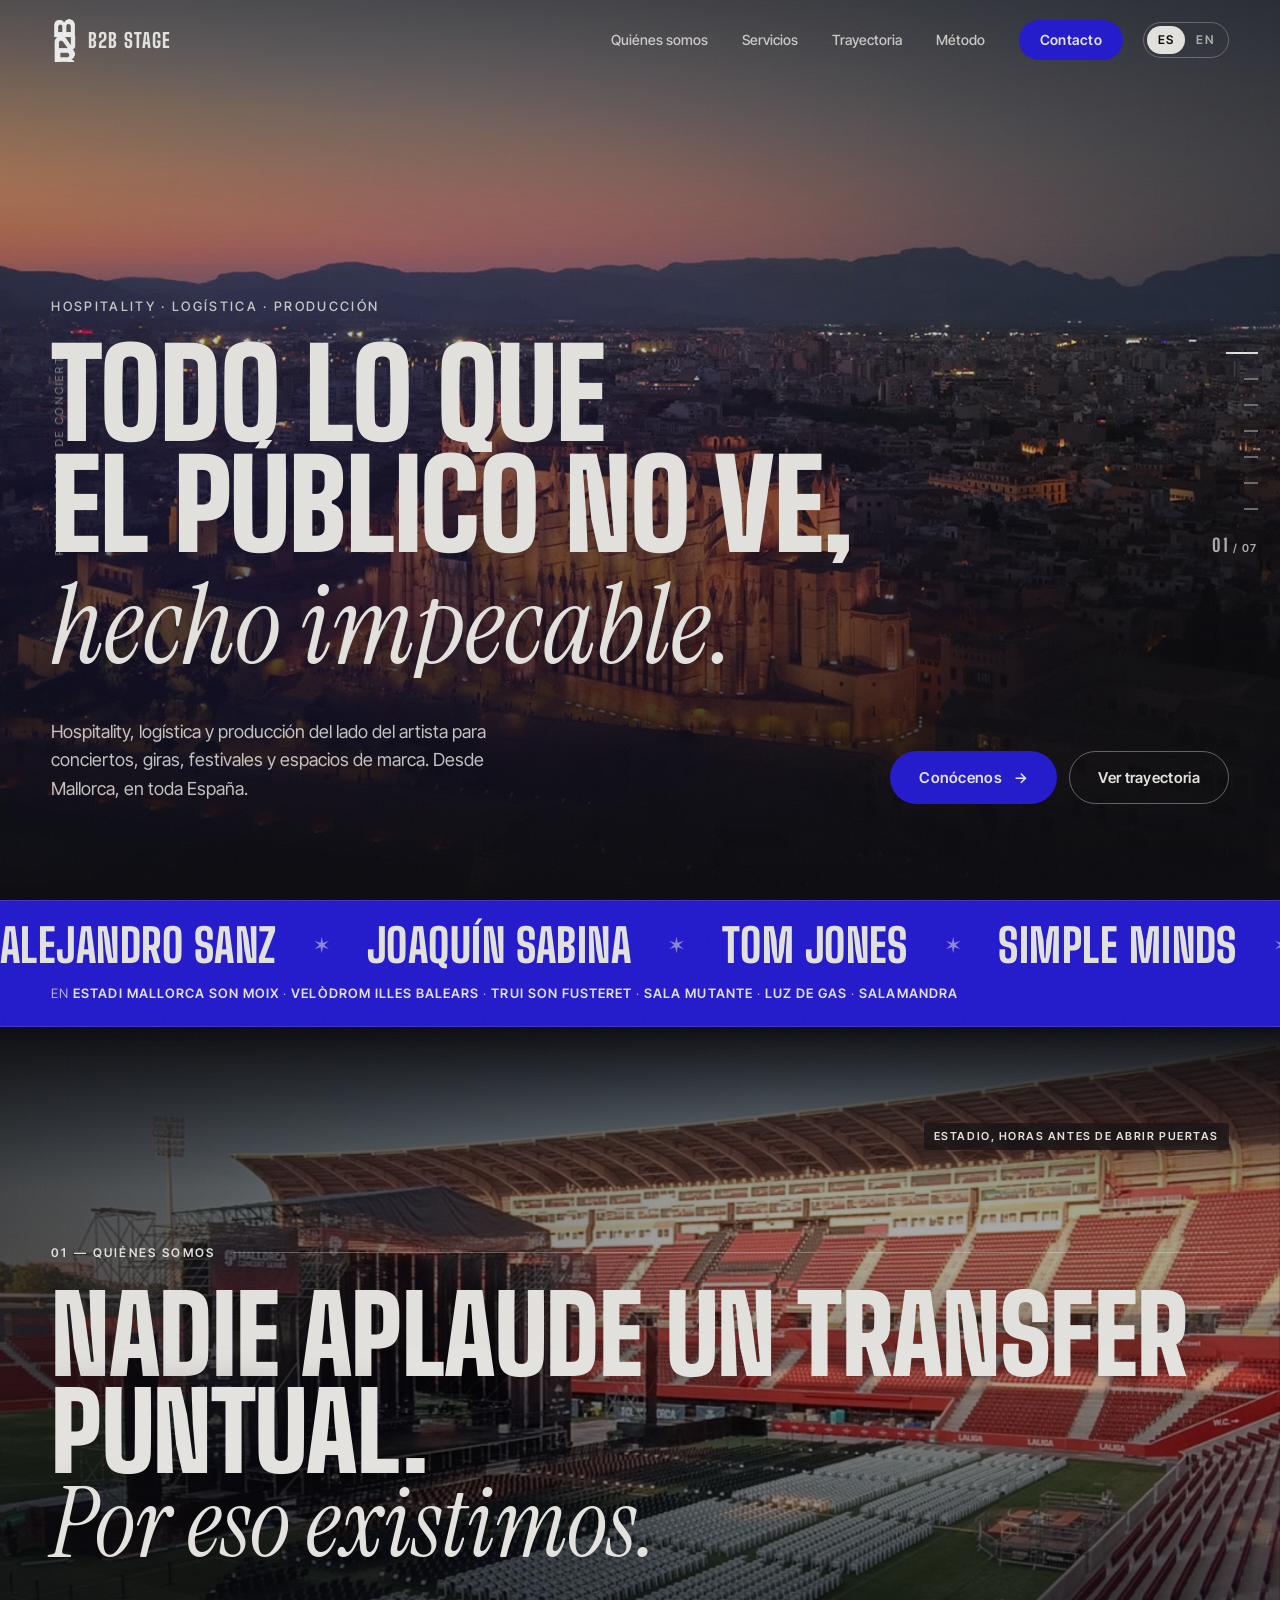
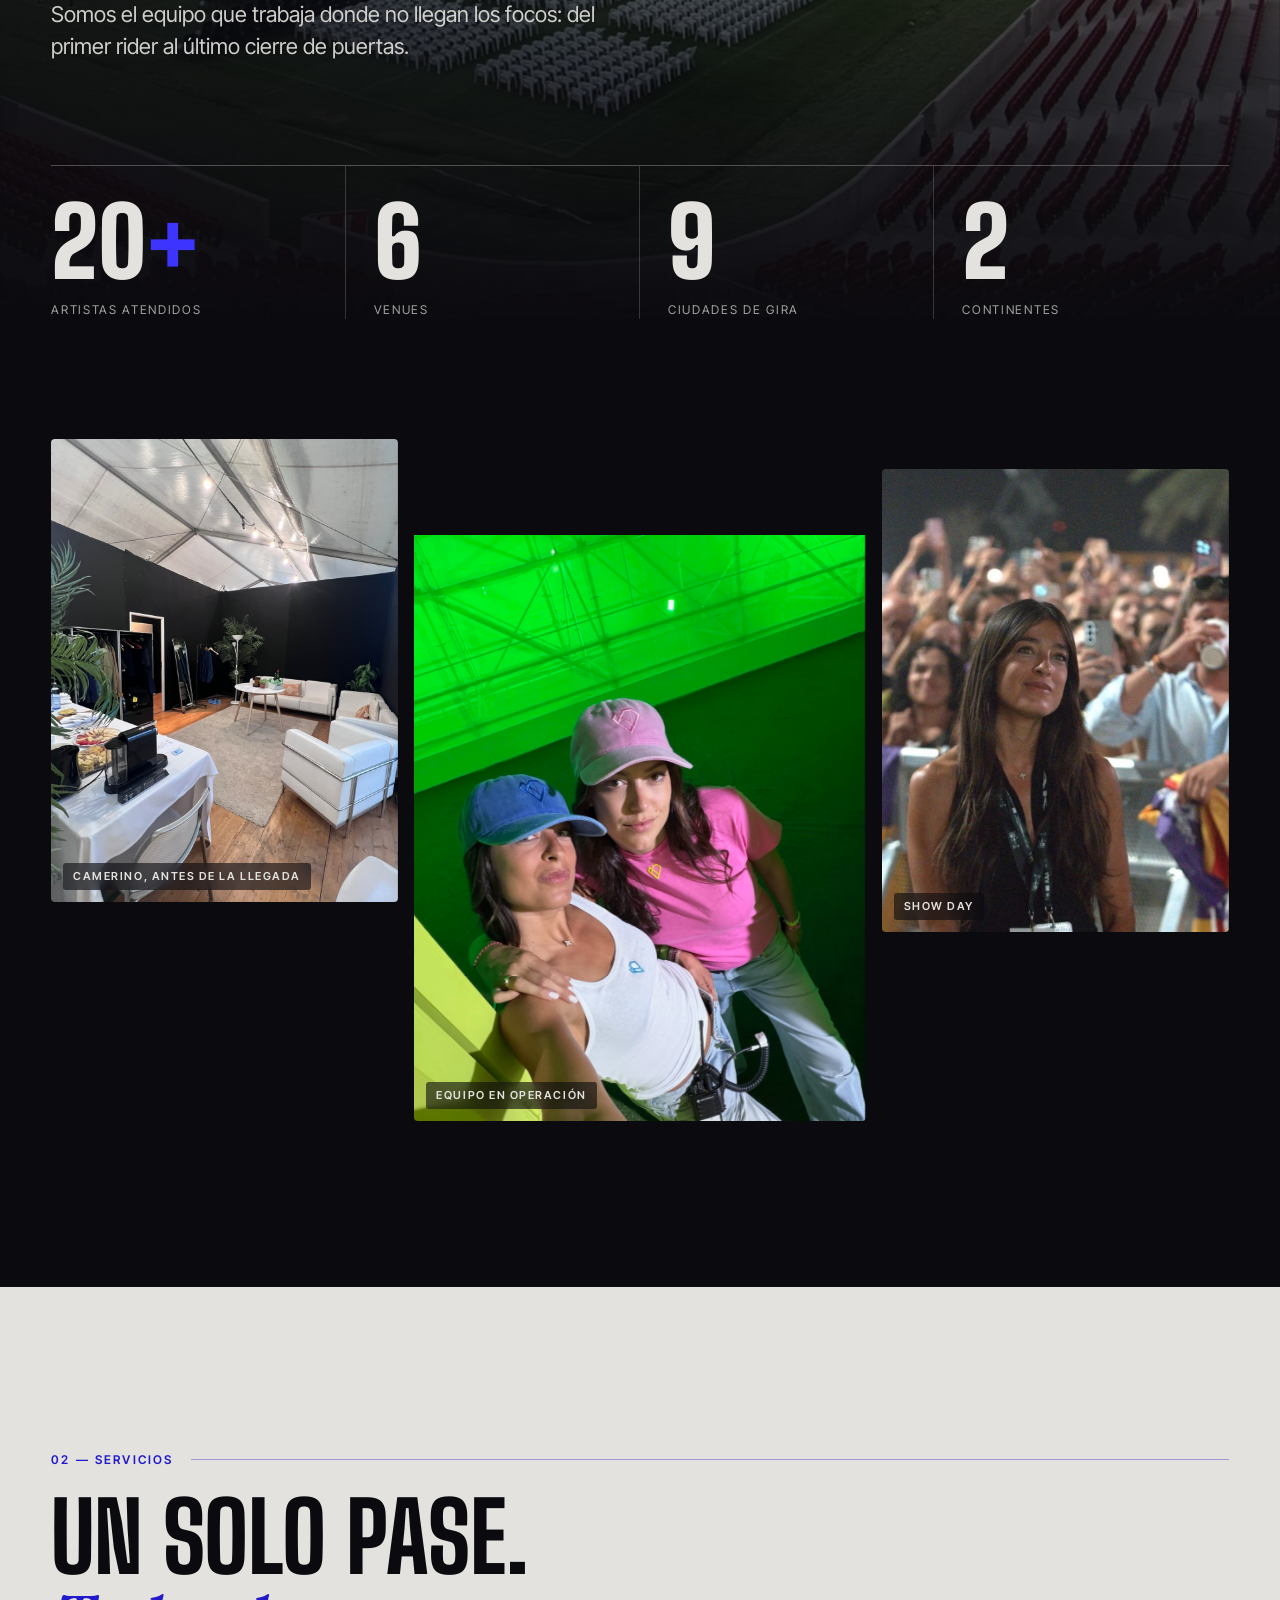
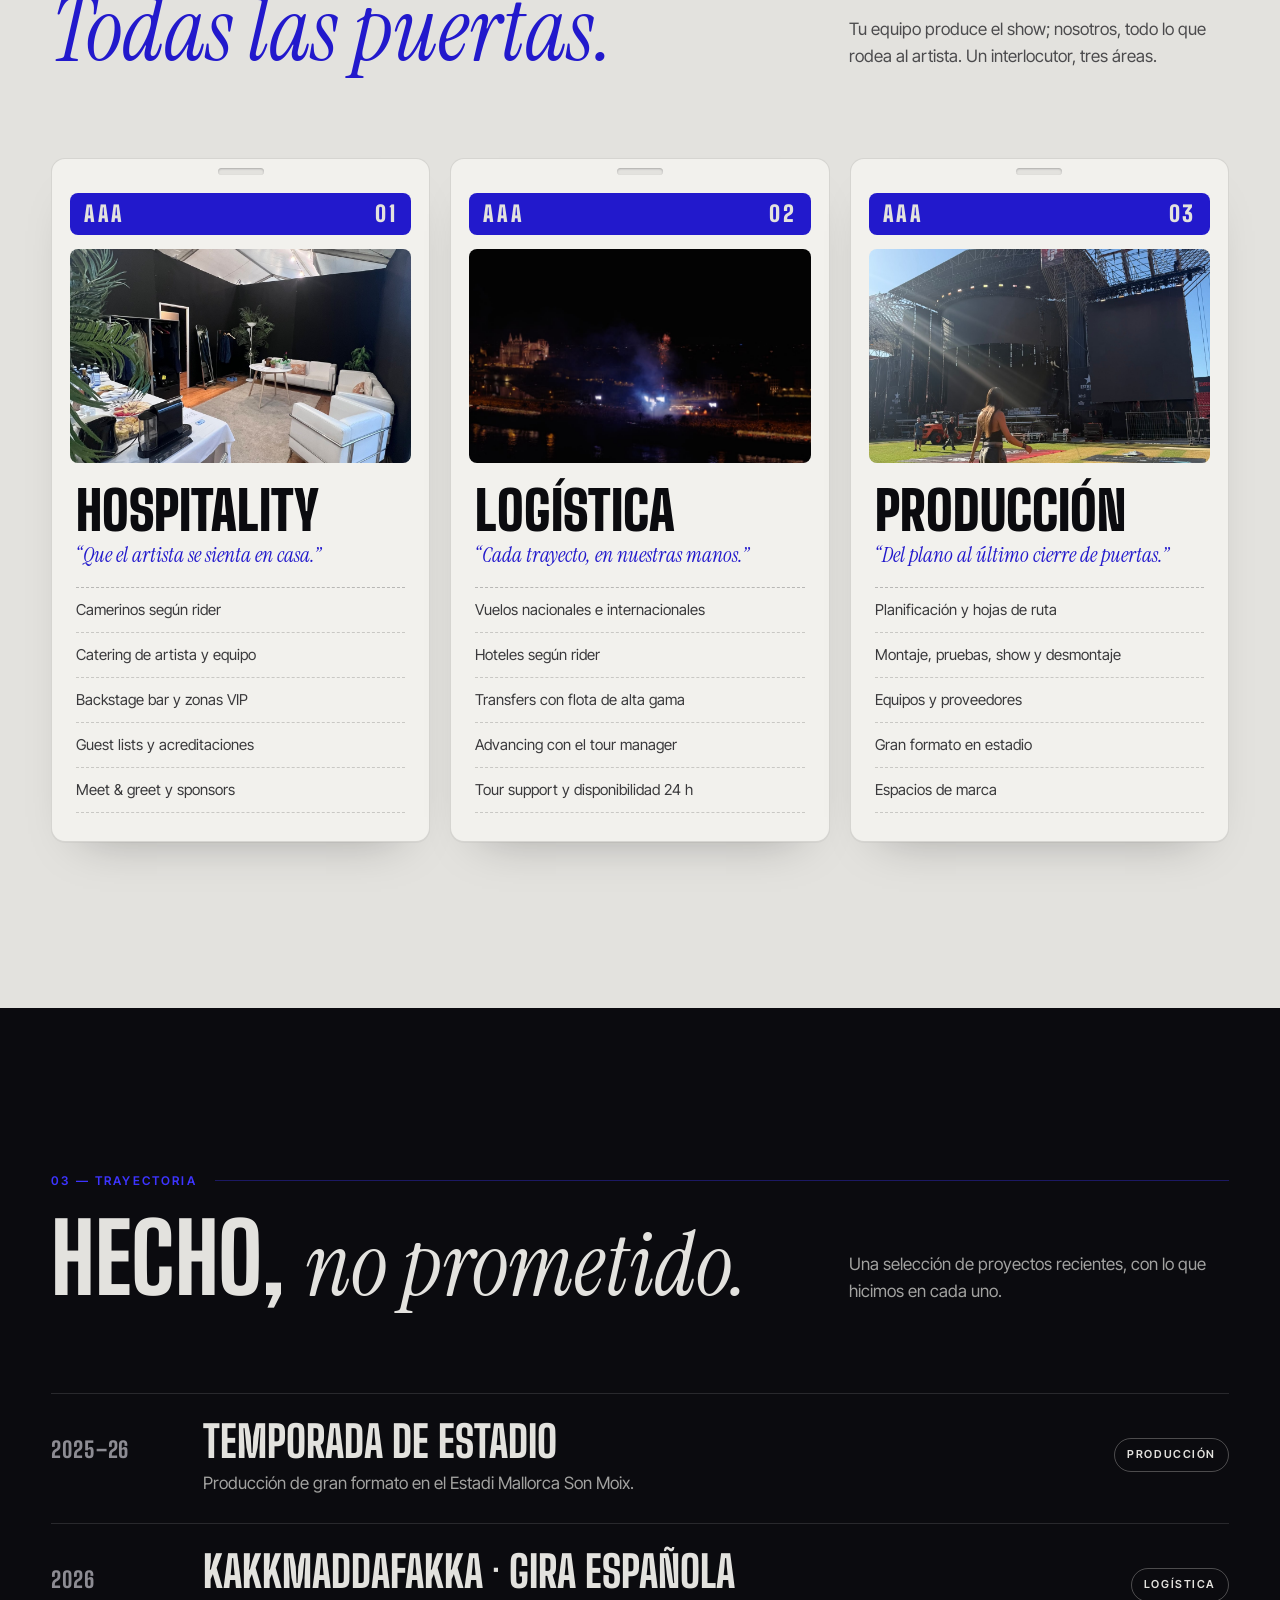
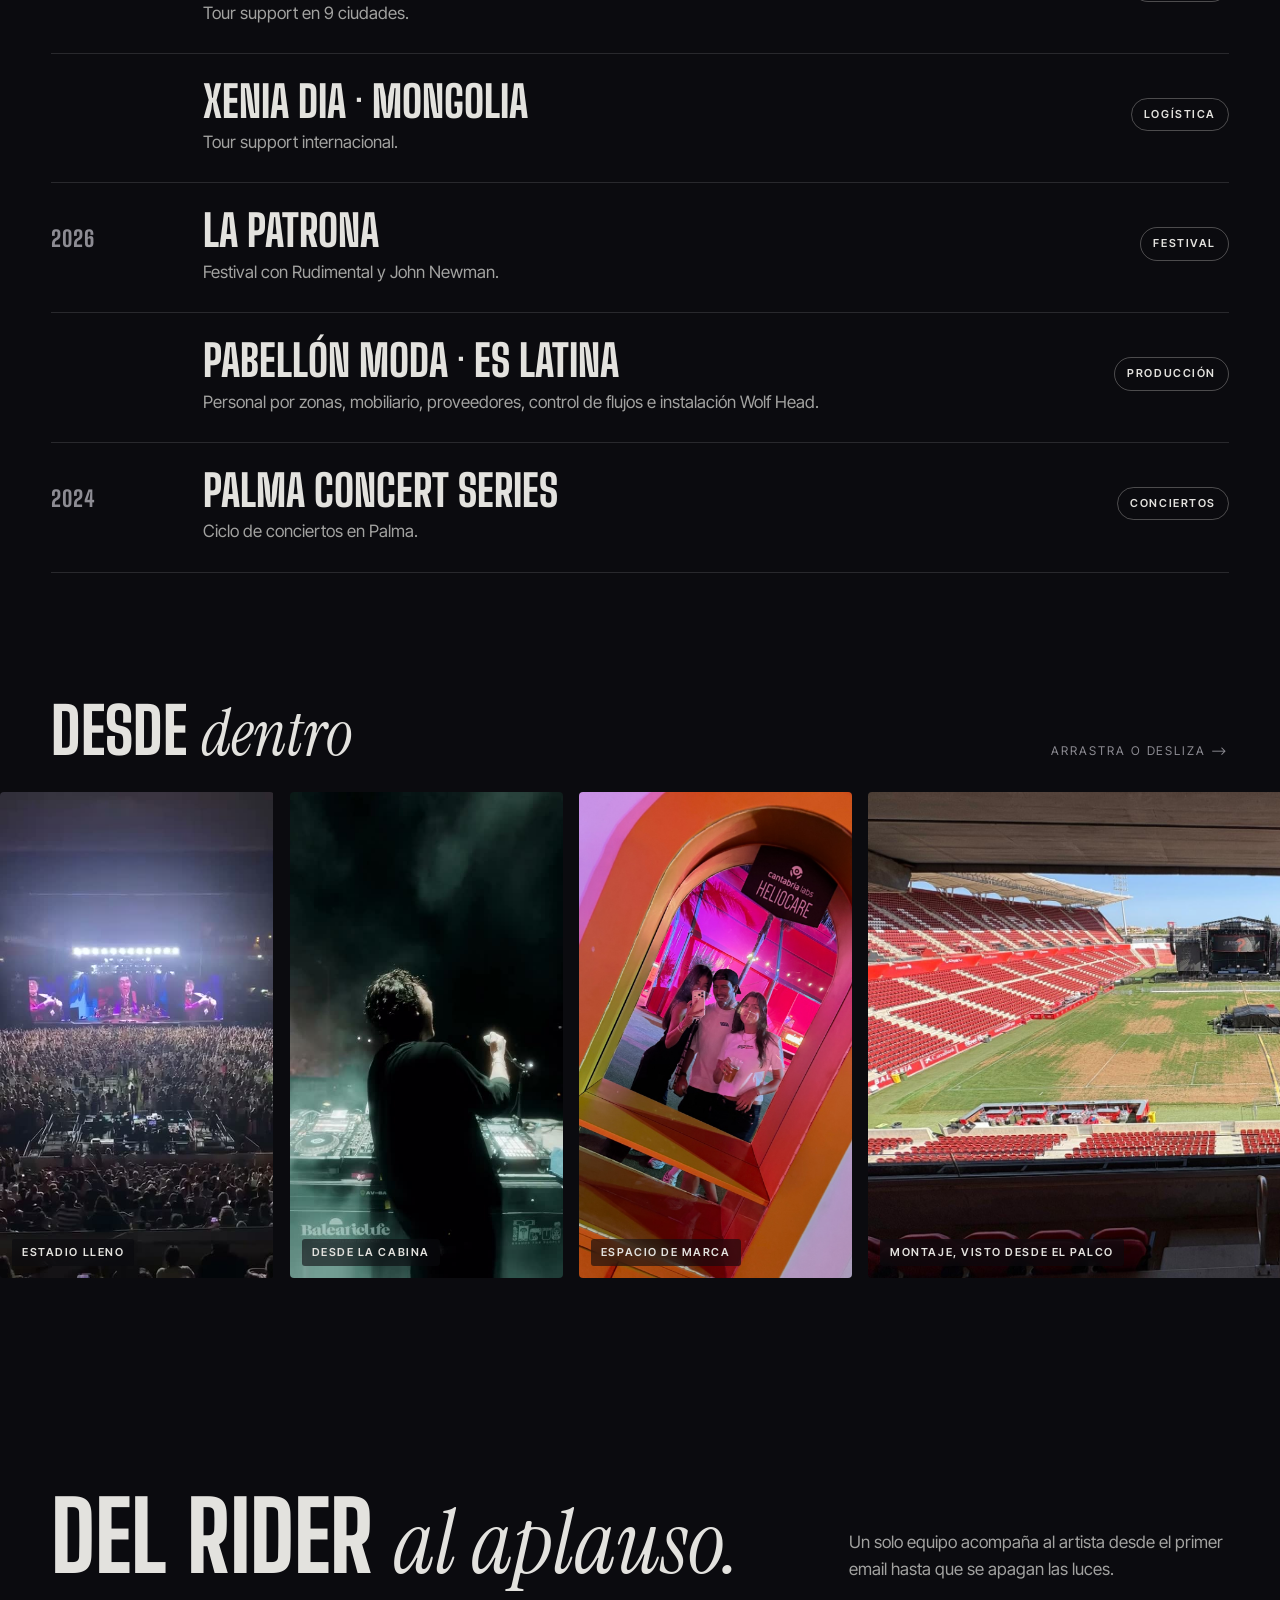
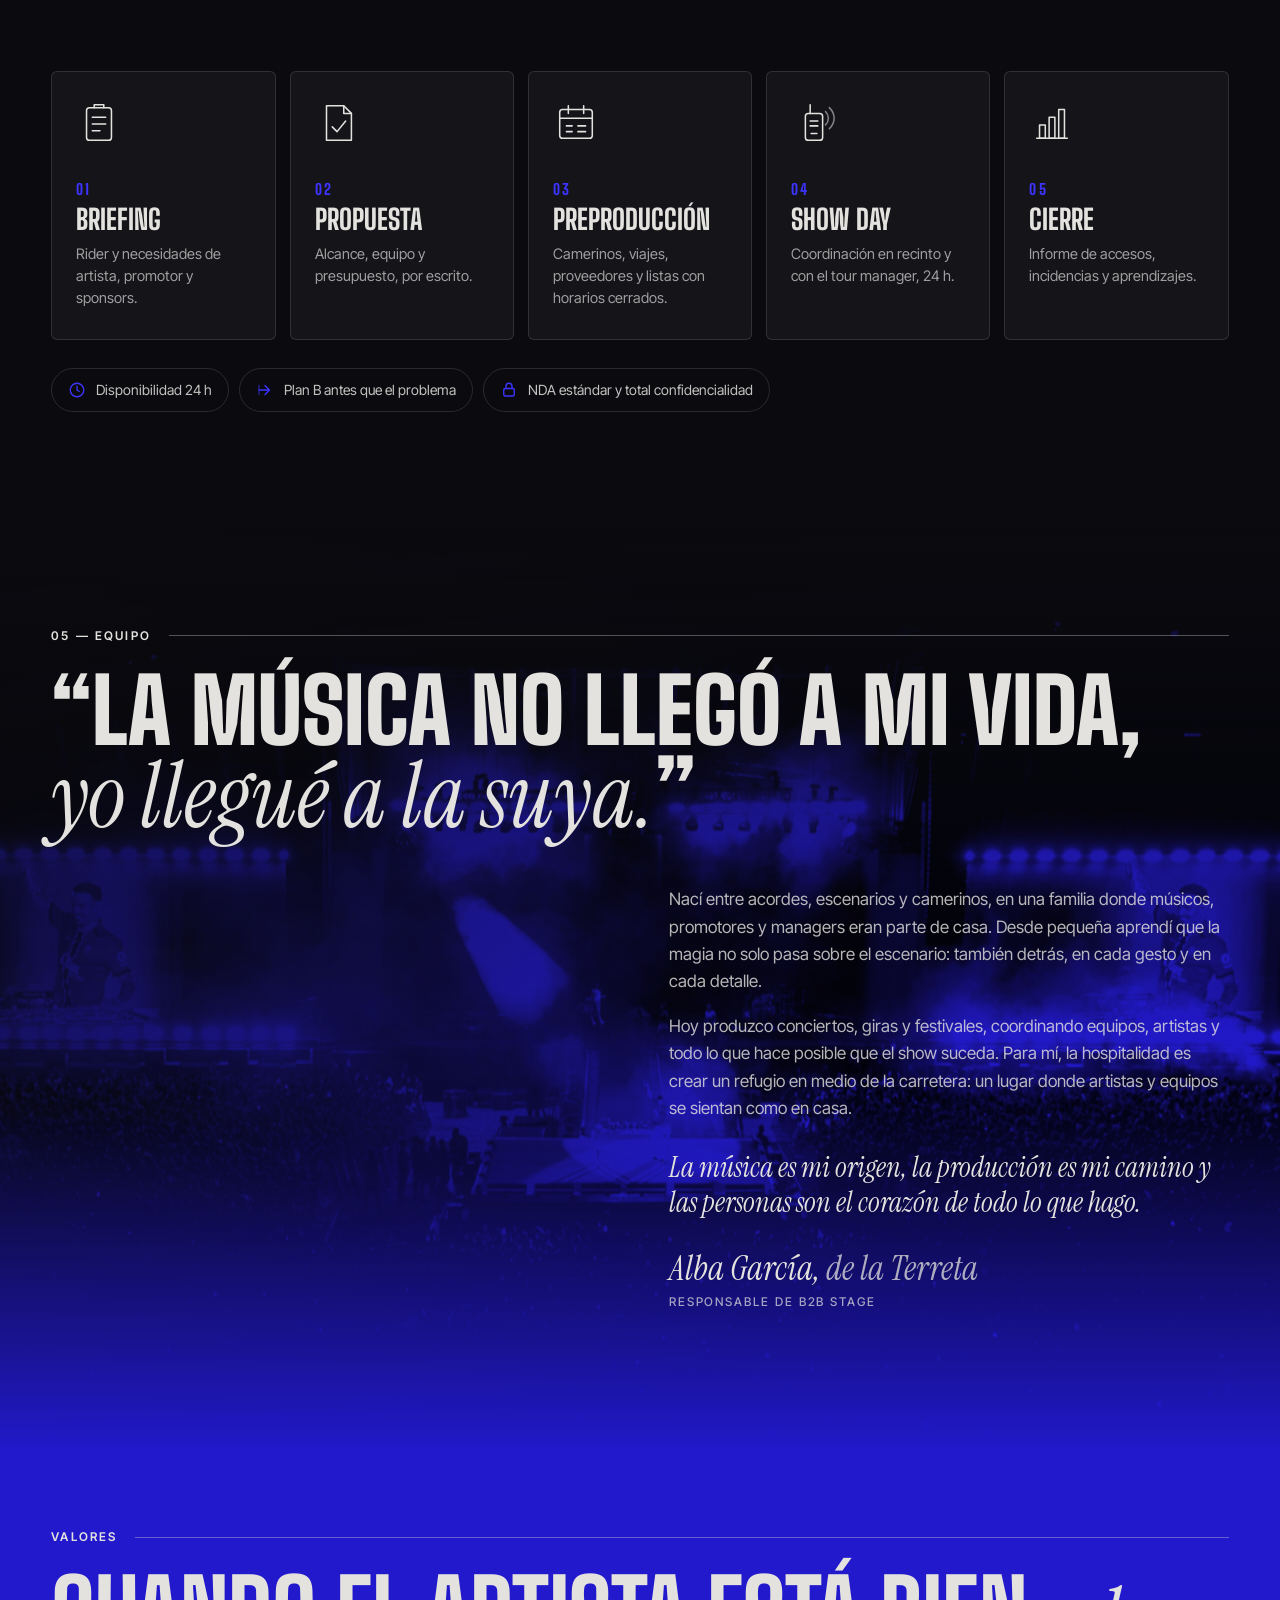
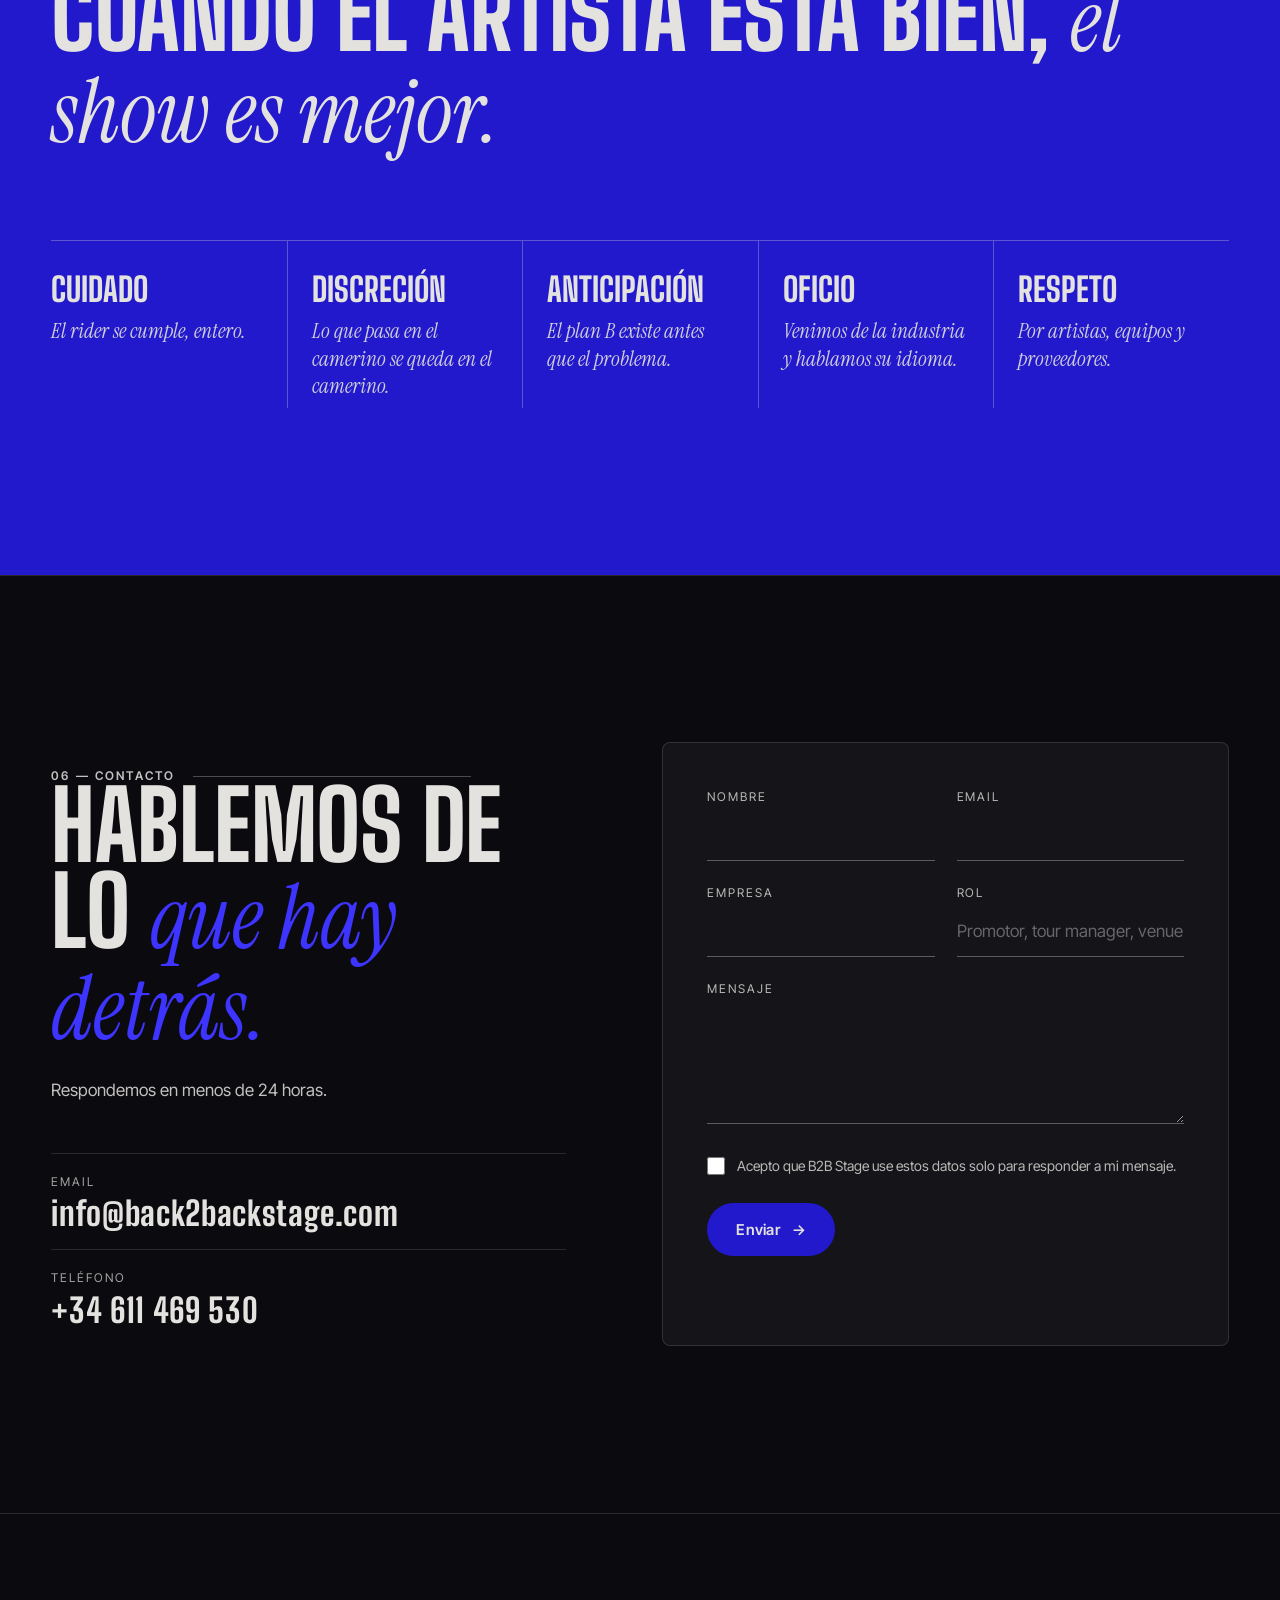
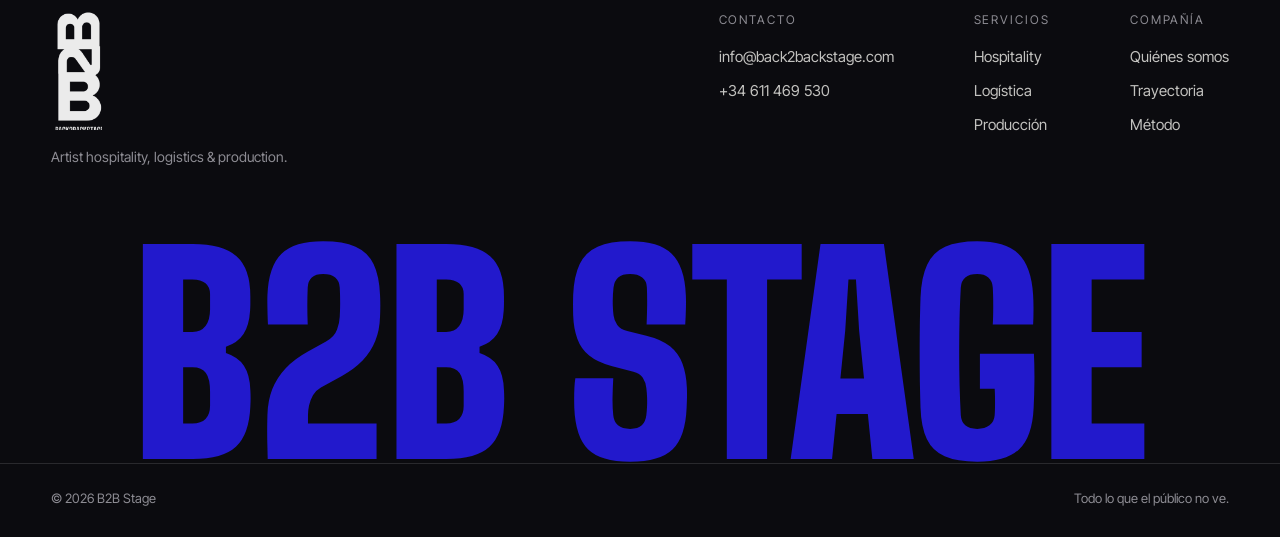
<file: site/index.html>
<!doctype html>
<html lang="es">
<head>
  <meta charset="utf-8">
  <meta name="viewport" content="width=device-width, initial-scale=1">
  <title>B2B Stage · Hospitality, logística y producción para artistas</title>
  <meta name="description" content="B2B Stage: hospitality, logística y producción del lado del artista para conciertos, giras, festivales y espacios de marca. Desde Mallorca, en toda España.">
  <meta property="og:title" content="B2B Stage · Todo lo que el público no ve, hecho impecable">
  <meta property="og:description" content="Hospitality, logística y producción del lado del artista. Desde Mallorca, en toda España.">
  <meta property="og:image" content="assets/img/estadio-montaje.jpg">
  <meta name="theme-color" content="#0b0b0f">
  <!-- Preview en GitHub Pages: quitar noindex al publicar en el dominio real -->
  <meta name="robots" content="noindex">
  <link rel="alternate" hreflang="es" href="./">
  <link rel="alternate" hreflang="en" href="en/">
  <link rel="icon" href="assets/img/logo-mark.png">
  <link rel="preconnect" href="https://fonts.googleapis.com">
  <link rel="preconnect" href="https://fonts.gstatic.com" crossorigin>
  <link href="https://fonts.googleapis.com/css2?family=Big+Shoulders+Display:wght@500;700;800;900&family=Instrument+Serif:ital@0;1&family=Inter+Tight:wght@400;500;600&display=swap" rel="stylesheet">
  <link rel="stylesheet" href="styles.css?v=7">
  <script type="application/ld+json">
  {
    "@context": "https://schema.org",
    "@type": "Organization",
    "name": "B2B Stage",
    "description": "Hospitality, logística y producción del lado del artista para conciertos, giras, festivales y espacios de marca.",
    "email": "info@back2backstage.com",
    "telephone": "+34 611 469 530",
    "areaServed": "ES",
    "address": { "@type": "PostalAddress", "addressRegion": "Illes Balears", "addressCountry": "ES" },
    "employee": { "@type": "Person", "name": "Alba García" }
  }
  </script>
</head>
<body>

  <div class="grain" aria-hidden="true"></div>
  <div class="progress" aria-hidden="true"><span></span></div>

  <!-- NAV -->
  <header class="nav" id="nav">
    <a href="#top" class="nav__logo" aria-label="B2B Stage, inicio">
      <img src="assets/img/logo-b2b.png" alt="" width="34" height="61">
      <span>B2B Stage</span>
    </a>
    <nav class="nav__links" aria-label="Principal">
      <a href="#quienes">Quiénes somos</a>
      <a href="#servicios">Servicios</a>
      <a href="#trayectoria">Trayectoria</a>
      <a href="#metodo">Método</a>
      <a href="#contacto" class="btn btn--small">Contacto</a>
    </nav>
    <div class="lang" aria-label="Idioma"><a href="./" aria-current="true" lang="es">ES</a><a href="en/" lang="en" hreflang="en">EN</a></div>
    <button class="nav__burger" aria-label="Abrir menú" aria-expanded="false"><span></span><span></span></button>
  </header>

  <!-- Section index: shows where you are and how much is left -->
  <nav class="sidenav" aria-label="Secciones">
    <ol>
      <li><a href="#top"><span>Inicio</span></a></li>
      <li><a href="#quienes"><span>Quiénes somos</span></a></li>
      <li><a href="#servicios"><span>Servicios</span></a></li>
      <li><a href="#trayectoria"><span>Trayectoria</span></a></li>
      <li><a href="#metodo"><span>Método</span></a></li>
      <li><a href="#equipo"><span>Equipo y valores</span></a></li>
      <li><a href="#contacto"><span>Contacto</span></a></li>
    </ol>
    <p class="sidenav__count"><b>01</b> / 07</p>
  </nav>

  <main id="top">

    <!-- HERO -->
    <section class="hero" data-section>
      <video class="hero__video" autoplay muted loop playsinline preload="auto" poster="assets/img/hero-palma-hd-poster.jpg" aria-hidden="true">
        <source src="assets/video/hero-palma-hd-m.mp4" type="video/mp4" media="(max-width: 900px)">
        <source src="assets/video/hero-palma-hd.mp4" type="video/mp4">
      </video>
      <div class="hero__shade"></div>

      <div class="hero__content">
        <p class="eyebrow intro">Hospitality · Logística · Producción</p>
        <h1 class="hero__title">
          <span class="line"><span>Todo lo que</span></span>
          <span class="line"><span>el público no ve,</span></span>
          <span class="line"><span><em>hecho impecable.</em></span></span>
        </h1>
        <div class="hero__foot intro intro--late">
          <p>Hospitality, logística y producción del lado del artista para conciertos, giras, festivales y espacios de marca. Desde Mallorca, en toda España.</p>
          <div class="hero__ctas">
            <a href="#quienes" class="btn">Conócenos <span aria-hidden="true">→</span></a>
            <a href="#trayectoria" class="btn btn--ghost">Ver trayectoria</a>
          </div>
        </div>
      </div>

      <div class="hero__caption">Palma, noche de concierto</div>
    </section>

    <!-- CREDENTIALS -->
    <div class="creds" aria-label="Artistas y venues">
      <div class="marquee">
        <div class="marquee__track">
          <span>Alejandro Sanz</span><i>✶</i><span>Joaquín Sabina</span><i>✶</i><span>Tom Jones</span><i>✶</i><span>Simple Minds</span><i>✶</i><span>James Blunt</span><i>✶</i><span>Il Volo</span><i>✶</i><span>Manuel Carrasco</span><i>✶</i><span>Rels B</span><i>✶</i><span>Alan Parsons</span><i>✶</i><span>Sergio Dalma</span><i>✶</i><span>Ricky Martin</span><i>✶</i><span>Hombres G</span><i>✶</i><span>Diego Torres</span><i>✶</i><span>Pablo López</span><i>✶</i><span>Niña Pastori</span><i>✶</i><span>Valeria Castro</span><i>✶</i><span>Kakkmaddafakka</span><i>✶</i><span>Rudimental</span><i>✶</i><span>John Newman</span><i>✶</i>
          <span aria-hidden="true">Alejandro Sanz</span><i>✶</i><span aria-hidden="true">Joaquín Sabina</span><i>✶</i><span aria-hidden="true">Tom Jones</span><i>✶</i><span aria-hidden="true">Simple Minds</span><i>✶</i><span aria-hidden="true">James Blunt</span><i>✶</i><span aria-hidden="true">Il Volo</span><i>✶</i><span aria-hidden="true">Manuel Carrasco</span><i>✶</i><span aria-hidden="true">Rels B</span><i>✶</i><span aria-hidden="true">Alan Parsons</span><i>✶</i><span aria-hidden="true">Sergio Dalma</span><i>✶</i><span aria-hidden="true">Ricky Martin</span><i>✶</i><span aria-hidden="true">Hombres G</span><i>✶</i><span aria-hidden="true">Diego Torres</span><i>✶</i><span aria-hidden="true">Pablo López</span><i>✶</i><span aria-hidden="true">Niña Pastori</span><i>✶</i><span aria-hidden="true">Valeria Castro</span><i>✶</i><span aria-hidden="true">Kakkmaddafakka</span><i>✶</i><span aria-hidden="true">Rudimental</span><i>✶</i><span aria-hidden="true">John Newman</span><i>✶</i>
        </div>
      </div>
      <p class="creds__venues container">En <b>Estadi Mallorca Son Moix</b> · <b>Velòdrom Illes Balears</b> · <b>Trui Son Fusteret</b> · <b>Sala Mutante</b> · <b>Luz de Gas</b> · <b>Salamandra</b></p>
    </div>

    <!-- WHO WE ARE -->
    <section class="about" id="quienes" data-section>
      <div class="about__stage">
        <figure class="about__bg parallax" data-speed="0.14"><img src="assets/img/estadio-montaje.jpg" alt="Estadio con el escenario montado y sillas en el césped, horas antes del concierto" loading="lazy"><figcaption>Estadio, horas antes de abrir puertas</figcaption></figure>
        <div class="container about__inner">
          <p class="label label--light reveal">01 — Quiénes somos</p>
          <h2 class="manifesto reveal">Nadie aplaude un transfer puntual. <em>Por eso existimos.</em></h2>
          <p class="about__line reveal">Somos el equipo que trabaja donde no llegan los focos: del primer rider al último cierre de puertas.</p>

          <dl class="stats">
            <div class="stat reveal"><dt>Artistas atendidos</dt><dd>20<span>+</span></dd></div>
            <div class="stat reveal"><dt>Venues</dt><dd>6</dd></div>
            <div class="stat reveal"><dt>Ciudades de gira</dt><dd>9</dd></div>
            <div class="stat reveal"><dt>Continentes</dt><dd>2</dd></div>
          </dl>
        </div>
      </div>

      <div class="about__strip">
        <figure class="parallax" data-speed="0.12"><img src="assets/img/camerino.jpg" alt="Camerino preparado con sofás, catering y burro de vestuario" loading="lazy"><figcaption>Camerino, antes de la llegada</figcaption></figure>
        <figure class="parallax" data-speed="-0.08"><img src="assets/img/equipo-walkie.jpg" alt="Dos miembros del equipo con walkie en un espacio de marca" loading="lazy"><figcaption>Equipo en operación</figcaption></figure>
        <figure class="parallax" data-speed="0.18"><img src="assets/img/equipo-pase.jpg" alt="Miembro del equipo con acreditación junto a la valla del público" loading="lazy"><figcaption>Show day</figcaption></figure>
      </div>
    </section>

    <!-- SERVICES: one AAA pass -->
    <section class="services section" id="servicios" data-section>
      <div class="container">
        <div class="section__head section__head--row">
          <p class="label reveal">02 — Servicios</p>
          <div>
            <h2 class="h2 reveal">Un solo pase. <br><em>Todas las puertas.</em></h2>
          </div>
          <p class="section__aside reveal">Tu equipo produce el show; nosotros, todo lo que rodea al artista. Un interlocutor, tres áreas.</p>
        </div>

        <div class="passes">
          <article class="pass reveal">
            <header class="pass__top"><span>AAA</span><span>01</span></header>
            <figure class="pass__img"><img src="assets/img/camerino.jpg" alt="" loading="lazy"></figure>
            <h3>Hospitality</h3>
            <p class="pass__quote">“Que el artista se sienta en casa.”</p>
            <ul class="pass__list">
              <li>Camerinos según rider</li>
              <li>Catering de artista y equipo</li>
              <li>Backstage bar y zonas VIP</li>
              <li>Guest lists y acreditaciones</li>
              <li>Meet &amp; greet y sponsors</li>
            </ul>
          </article>

          <article class="pass reveal">
            <header class="pass__top"><span>AAA</span><span>02</span></header>
            <figure class="pass__img"><img src="assets/img/palma-noche.jpg" alt="" loading="lazy"></figure>
            <h3>Logística</h3>
            <p class="pass__quote">“Cada trayecto, en nuestras manos.”</p>
            <ul class="pass__list">
              <li>Vuelos nacionales e internacionales</li>
              <li>Hoteles según rider</li>
              <li>Transfers con flota de alta gama</li>
              <li>Advancing con el tour manager</li>
              <li>Tour support y disponibilidad 24 h</li>
            </ul>
          </article>

          <article class="pass reveal">
            <header class="pass__top"><span>AAA</span><span>03</span></header>
            <figure class="pass__img"><img src="assets/img/estadio-campo.jpg" alt="" loading="lazy"></figure>
            <h3>Producción</h3>
            <p class="pass__quote">“Del plano al último cierre de puertas.”</p>
            <ul class="pass__list">
              <li>Planificación y hojas de ruta</li>
              <li>Montaje, pruebas, show y desmontaje</li>
              <li>Equipos y proveedores</li>
              <li>Gran formato en estadio</li>
              <li>Espacios de marca</li>
            </ul>
          </article>
        </div>
      </div>
    </section>

    <!-- TRACK RECORD -->
    <section class="work section" id="trayectoria" data-section>
      <div class="container">
        <div class="section__head section__head--row">
          <p class="label reveal">03 — Trayectoria</p>
          <div>
            <h2 class="h2 reveal">Hecho, <em>no prometido.</em></h2>
          </div>
          <p class="section__aside reveal">Una selección de proyectos recientes, con lo que hicimos en cada uno.</p>
        </div>

        <ol class="cases">
          <li class="case-row reveal">
            <span class="case-row__year">2025–26</span>
            <div class="case-row__main"><h3>Temporada de estadio</h3><p>Producción de gran formato en el Estadi Mallorca Son Moix.</p></div>
            <span class="case-row__tag">Producción</span>
            <figure class="case-row__img"><img src="assets/img/estadio-lleno.jpg" alt="Estadi Mallorca Son Moix lleno de noche durante un concierto" loading="lazy"></figure>
          </li>
          <li class="case-row reveal">
            <span class="case-row__year">2026</span>
            <div class="case-row__main"><h3>Kakkmaddafakka · Gira española</h3><p>Tour support en 9 ciudades.</p></div>
            <span class="case-row__tag">Logística</span>
          </li>
          <li class="case-row reveal">
            <span class="case-row__year"></span>
            <div class="case-row__main"><h3>Xenia Dia · Mongolia</h3><p>Tour support internacional.</p></div>
            <span class="case-row__tag">Logística</span>
          </li>
          <li class="case-row reveal">
            <span class="case-row__year">2026</span>
            <div class="case-row__main"><h3>La Patrona</h3><p>Festival con Rudimental y John Newman.</p></div>
            <span class="case-row__tag">Festival</span>
          </li>
          <li class="case-row reveal">
            <span class="case-row__year"></span>
            <div class="case-row__main"><h3>Pabellón Moda · ES LATINA</h3><p>Personal por zonas, mobiliario, proveedores, control de flujos e instalación Wolf Head.</p></div>
            <span class="case-row__tag">Producción</span>
            <figure class="case-row__img"><img src="assets/img/latina-arcos.jpg" alt="Arcos de colores con las letras de LATINA al anochecer" loading="lazy"></figure>
          </li>
          <li class="case-row reveal">
            <span class="case-row__year">2024</span>
            <div class="case-row__main"><h3>Palma Concert Series</h3><p>Ciclo de conciertos en Palma.</p></div>
            <span class="case-row__tag">Conciertos</span>
            <figure class="case-row__img"><img src="assets/img/palma-noche.jpg" alt="Concierto junto a la catedral de Palma de noche" loading="lazy"></figure>
          </li>
        </ol>
      </div>

      <!-- Behind the scenes rail: photos + vertical clips -->
      <div class="inside">
        <div class="container inside__head">
          <h3 class="inside__title reveal">Desde <em>dentro</em></h3>
          <p class="rail__hint reveal">Arrastra o desliza <span aria-hidden="true">⟶</span></p>
        </div>
        <div class="rail" tabindex="0" aria-label="Galería desde dentro, desliza horizontalmente">
          <figure class="rail__item rail__item--tall"><video muted loop playsinline preload="none" poster="assets/img/v-estadio-poster.jpg" data-lazy-video aria-label="Vídeo de un estadio lleno durante un concierto"><source src="assets/video/v-estadio.mp4" type="video/mp4"></video><figcaption>Estadio lleno</figcaption></figure>
          <figure class="rail__item rail__item--tall"><video muted loop playsinline preload="none" poster="assets/img/v-cabina-poster.jpg" data-lazy-video aria-label="Vídeo de un DJ en cabina entre humo"><source src="assets/video/v-cabina.mp4" type="video/mp4"></video><figcaption>Desde la cabina</figcaption></figure>
          <figure class="rail__item rail__item--tall"><img src="assets/img/espacio-marca.jpg" alt="Equipo dentro de un espacio de marca de colores" loading="lazy"><figcaption>Espacio de marca</figcaption></figure>
          <figure class="rail__item"><img src="assets/img/estadio-palco.jpg" alt="Estadio vacío visto desde un palco con el escenario montado al fondo" loading="lazy"><figcaption>Montaje, visto desde el palco</figcaption></figure>
          <figure class="rail__item"><img src="assets/img/escenario-azul.jpg" alt="Escenario iluminado en azul frente al público" loading="lazy"><figcaption>Show day</figcaption></figure>
          <figure class="rail__item rail__item--tall"><video muted loop playsinline preload="none" poster="assets/img/v-atardecer-poster.jpg" data-lazy-video aria-label="Vídeo de un recinto de festival al atardecer"><source src="assets/video/v-atardecer.mp4" type="video/mp4"></video><figcaption>Atardecer en recinto</figcaption></figure>
          <figure class="rail__item"><img src="assets/img/relsb-fuego.jpg" alt="Rels B en el escenario entre llamaradas" loading="lazy"><figcaption>Rels B</figcaption></figure>
          <figure class="rail__item rail__item--tall"><video muted loop playsinline preload="none" poster="assets/img/v-publico-poster.jpg" data-lazy-video aria-label="Vídeo del público frente al escenario"><source src="assets/video/v-publico.mp4" type="video/mp4"></video><figcaption>Público</figcaption></figure>
          <figure class="rail__item rail__item--tall"><img src="assets/img/recinto-aereo.jpg" alt="Vista aérea de un recinto con estructuras de colores y público" loading="lazy"><figcaption>Recinto desde arriba</figcaption></figure>
          <figure class="rail__item rail__item--tall"><video muted loop playsinline preload="none" poster="assets/img/v-fuegos-poster.jpg" data-lazy-video aria-label="Vídeo de fuegos artificiales sobre el recinto"><source src="assets/video/v-fuegos.mp4" type="video/mp4"></video><figcaption>Final de fiesta</figcaption></figure>
          <figure class="rail__item rail__item--tall"><img src="assets/img/backstage-crew.jpg" alt="Equipo celebrando en el backstage" loading="lazy"><figcaption>Al cerrar puertas</figcaption></figure>
          <figure class="rail__item"><img src="assets/img/tipi-noche.jpg" alt="Tipi iluminado en rojo de noche en un recinto" loading="lazy"><figcaption>Recinto, de noche</figcaption></figure>
          <figure class="rail__item"><img src="assets/img/publico-emocion.jpg" alt="Público emocionado durante un concierto" loading="lazy"><figcaption>Por esto lo hacemos</figcaption></figure>
        </div>
      </div>
    </section>

    <!-- METHOD -->
    <section class="method section" id="metodo" data-section>
      <div class="container">
        <div class="section__head section__head--row">
          <p class="label reveal">04 — Método</p>
          <div>
            <h2 class="h2 reveal">Del rider <em>al aplauso.</em></h2>
          </div>
          <p class="section__aside reveal">Un solo equipo acompaña al artista desde el primer email hasta que se apagan las luces.</p>
        </div>
        <ol class="steps">
          <li class="step reveal">
            <svg class="step__icon" viewBox="0 0 48 48" aria-hidden="true"><rect x="11" y="8" width="26" height="34" rx="3"/><path d="M19 8V5h10v3M17 18h14M17 25h14M17 32h8"/></svg>
            <b>01</b><h3>Briefing</h3><p>Rider y necesidades de artista, promotor y sponsors.</p>
          </li>
          <li class="step reveal">
            <svg class="step__icon" viewBox="0 0 48 48" aria-hidden="true"><path d="M12 6h18l8 8v28H12z"/><path d="M30 6v8h8M18 28l5 5 9-11"/></svg>
            <b>02</b><h3>Propuesta</h3><p>Alcance, equipo y presupuesto, por escrito.</p>
          </li>
          <li class="step reveal">
            <svg class="step__icon" viewBox="0 0 48 48" aria-hidden="true"><rect x="7" y="10" width="34" height="30" rx="3"/><path d="M7 19h34M16 6v8M32 6v8M14 27h6M14 33h6M26 27h8M26 33h8"/></svg>
            <b>03</b><h3>Preproducción</h3><p>Camerinos, viajes, proveedores y listas con horarios cerrados.</p>
          </li>
          <li class="step reveal">
            <svg class="step__icon" viewBox="0 0 48 48" aria-hidden="true"><rect x="15" y="14" width="18" height="28" rx="3"/><path d="M20 14V5M20 22h8M20 27h8M21 35h6"/><path d="M36 12c2 2 3 4.5 3 7s-1 5-3 7M40 8c3 3 5 7 5 11s-2 8-5 11" opacity=".55"/></svg>
            <b>04</b><h3>Show day</h3><p>Coordinación en recinto y con el tour manager, 24 h.</p>
          </li>
          <li class="step reveal">
            <svg class="step__icon" viewBox="0 0 48 48" aria-hidden="true"><path d="M8 40h32"/><rect x="11" y="26" width="6" height="14"/><rect x="21" y="18" width="6" height="22"/><rect x="31" y="10" width="6" height="30"/></svg>
            <b>05</b><h3>Cierre</h3><p>Informe de accesos, incidencias y aprendizajes.</p>
          </li>
        </ol>
        <ul class="assurances reveal">
          <li><svg viewBox="0 0 24 24" aria-hidden="true"><circle cx="12" cy="12" r="9"/><path d="M12 7v5l3 2"/></svg>Disponibilidad 24 h</li>
          <li><svg viewBox="0 0 24 24" aria-hidden="true"><path d="M4 12h12M12 6l6 6-6 6"/><path d="M4 6v12" opacity=".55"/></svg>Plan B antes que el problema</li>
          <li><svg viewBox="0 0 24 24" aria-hidden="true"><rect x="5" y="10" width="14" height="10" rx="2"/><path d="M8 10V7a4 4 0 0 1 8 0v3"/></svg>NDA estándar y total confidencialidad</li>
        </ul>
      </div>
    </section>

    <!-- TEAM: Alba -->
    <section class="founder section" id="equipo" data-section>
      <figure class="founder__bg parallax" data-speed="0.1"><img src="assets/img/escenario-azul.jpg" alt="" loading="lazy"></figure>
      <div class="container founder__inner">
        <p class="label label--light reveal">05 — Equipo</p>
        <blockquote class="founder__quote reveal">“La música no llegó a mi vida, <em>yo llegué a la suya.</em>”</blockquote>
        <div class="founder__text">
          <p class="reveal">Nací entre acordes, escenarios y camerinos, en una familia donde músicos, promotores y managers eran parte de casa. Desde pequeña aprendí que la magia no solo pasa sobre el escenario: también detrás, en cada gesto y en cada detalle.</p>
          <p class="reveal">Hoy produzco conciertos, giras y festivales, coordinando equipos, artistas y todo lo que hace posible que el show suceda. Para mí, la hospitalidad es crear un refugio en medio de la carretera: un lugar donde artistas y equipos se sientan como en casa.</p>
          <p class="founder__coda reveal">La música es mi origen, la producción es mi camino y las personas son el corazón de todo lo que hago.</p>
          <p class="founder__sign reveal">Alba García, <em>de la Terreta</em> <span>Responsable de B2B Stage</span></p>
        </div>
      </div>
    </section>

    <!-- VALUES -->
    <section class="values section" aria-labelledby="valores-title">
      <div class="container">
        <div class="section__head">
          <p class="label label--light reveal">Valores</p>
          <h2 class="h2 reveal" id="valores-title">Cuando el artista está bien, <em>el show es mejor.</em></h2>
        </div>
        <ul class="values__list">
          <li class="reveal"><h3>Cuidado</h3><p>El rider se cumple, entero.</p></li>
          <li class="reveal"><h3>Discreción</h3><p>Lo que pasa en el camerino se queda en el camerino.</p></li>
          <li class="reveal"><h3>Anticipación</h3><p>El plan B existe antes que el problema.</p></li>
          <li class="reveal"><h3>Oficio</h3><p>Venimos de la industria y hablamos su idioma.</p></li>
          <li class="reveal"><h3>Respeto</h3><p>Por artistas, equipos y proveedores.</p></li>
        </ul>
      </div>
    </section>

    <!-- CONTACT -->
    <section class="contact section" id="contacto" data-section>
      <div class="container contact__grid">
        <div class="contact__intro">
          <p class="label label--light reveal">06 — Contacto</p>
          <h2 class="h2 reveal">Hablemos de lo <em>que hay detrás.</em></h2>
          <p class="reveal">Respondemos en menos de 24 horas.</p>
          <ul class="contact__direct reveal">
            <li><span>Email</span><a href="mailto:info@back2backstage.com">info@back2backstage.com</a></li>
            <li><span>Teléfono</span><a href="tel:+34611469530">+34 611 469 530</a></li>
          </ul>
        </div>

        <form class="form reveal" id="contact-form" novalidate>
          <div class="form__row">
            <label><span>Nombre</span><input name="nombre" required autocomplete="name"></label>
            <label><span>Email</span><input type="email" name="email" required autocomplete="email"></label>
          </div>
          <div class="form__row">
            <label><span>Empresa</span><input name="empresa" autocomplete="organization"></label>
            <label><span>Rol</span><input name="rol" placeholder="Promotor, tour manager, venue…" autocomplete="organization-title"></label>
          </div>
          <label><span>Mensaje</span><textarea name="mensaje" rows="4"></textarea></label>
          <label class="consent"><input type="checkbox" name="consent" required><span>Acepto que B2B Stage use estos datos solo para responder a mi mensaje.</span></label>
          <button class="btn btn--light" type="submit">Enviar <span aria-hidden="true">→</span></button>
          <p class="form__note" role="status"></p>
        </form>
      </div>
    </section>
  </main>

  <footer class="footer">
    <div class="container footer__top">
      <div class="footer__brand">
        <img src="assets/img/logo-mark.png" alt="B2B Stage" class="footer__mark">
        <p>Artist hospitality, logistics &amp; production.</p>
      </div>
      <div class="footer__cols">
        <div><span>Contacto</span><a href="mailto:info@back2backstage.com">info@back2backstage.com</a><a href="tel:+34611469530">+34 611 469 530</a></div>
        <div><span>Servicios</span><a href="#servicios">Hospitality</a><a href="#servicios">Logística</a><a href="#servicios">Producción</a></div>
        <div><span>Compañía</span><a href="#quienes">Quiénes somos</a><a href="#trayectoria">Trayectoria</a><a href="#metodo">Método</a></div>
      </div>
    </div>
    <div class="footer__word" aria-hidden="true">B2B STAGE</div>
    <div class="container footer__bottom">
      <span>© <span id="year"></span> B2B Stage</span>
      <span>Todo lo que el público no ve.</span>
    </div>
  </footer>

  <script src="main.js?v=7"></script>
</body>
</html>
</file>
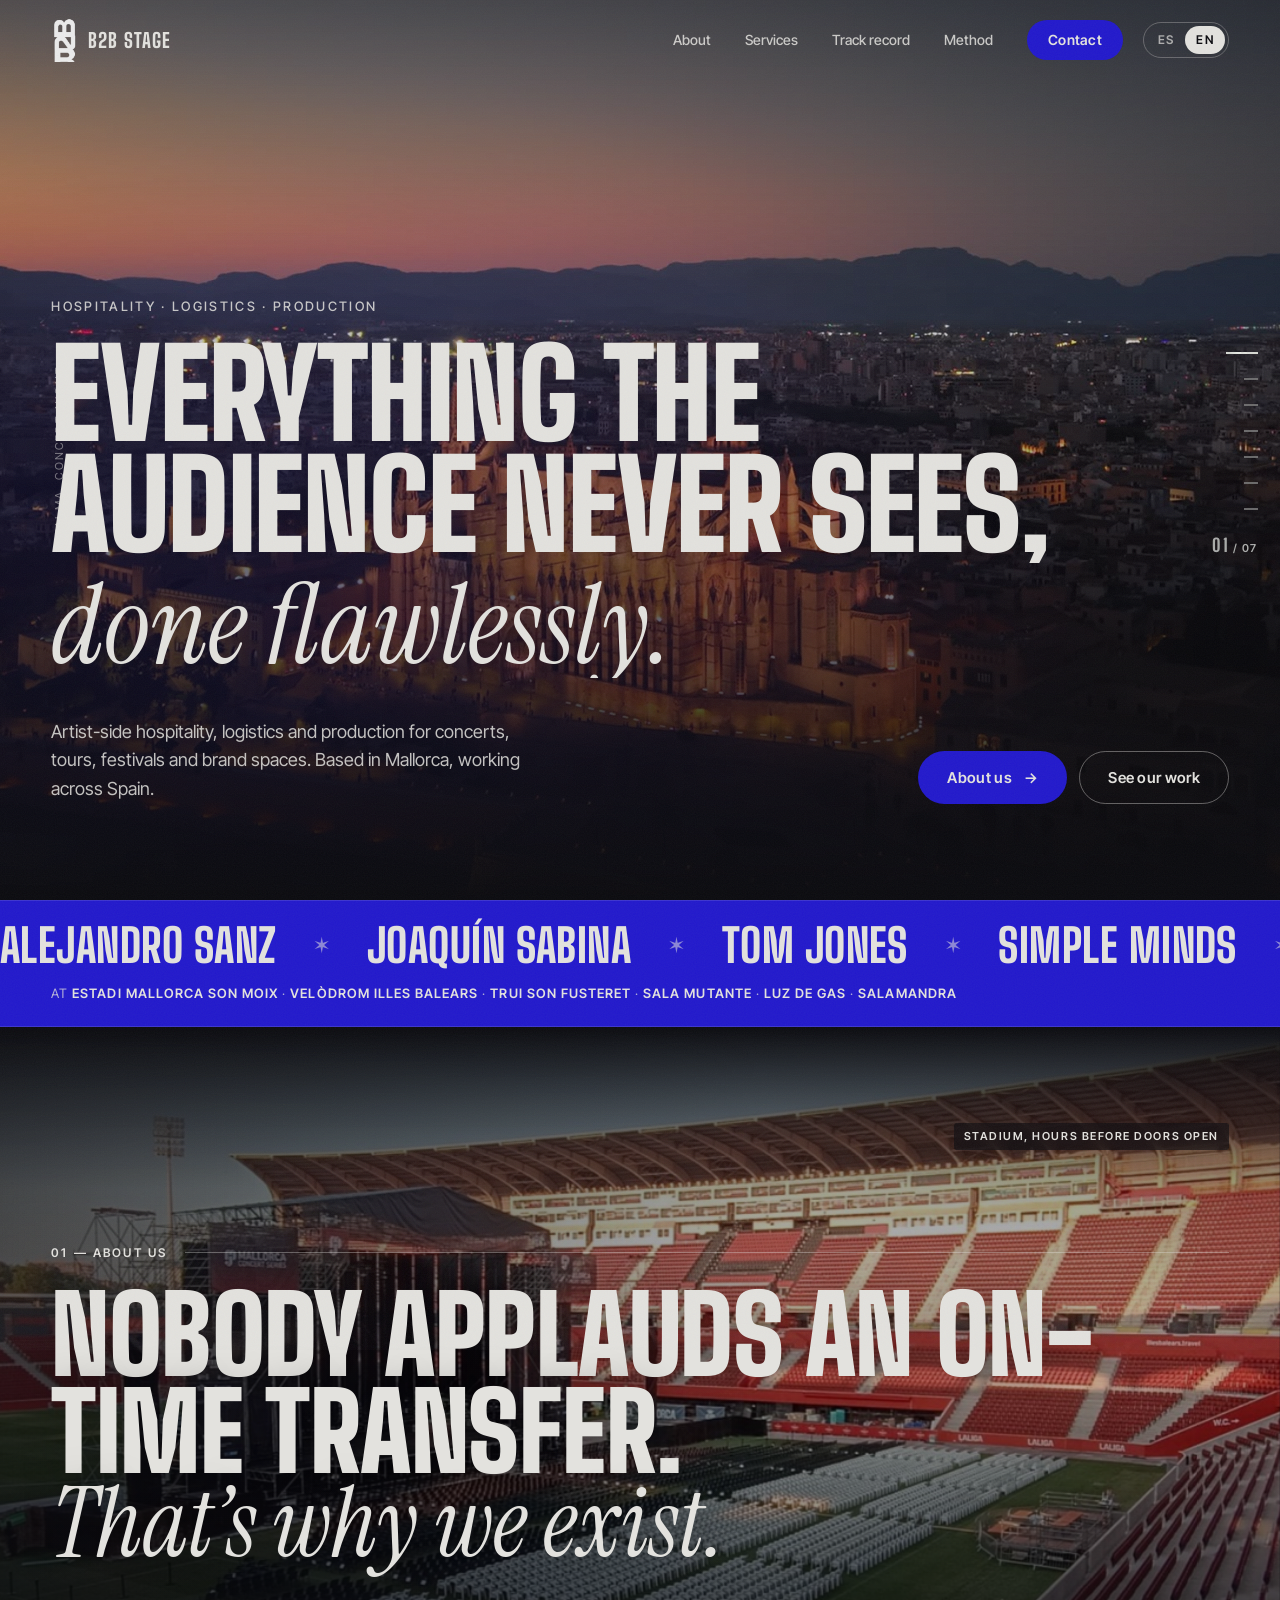
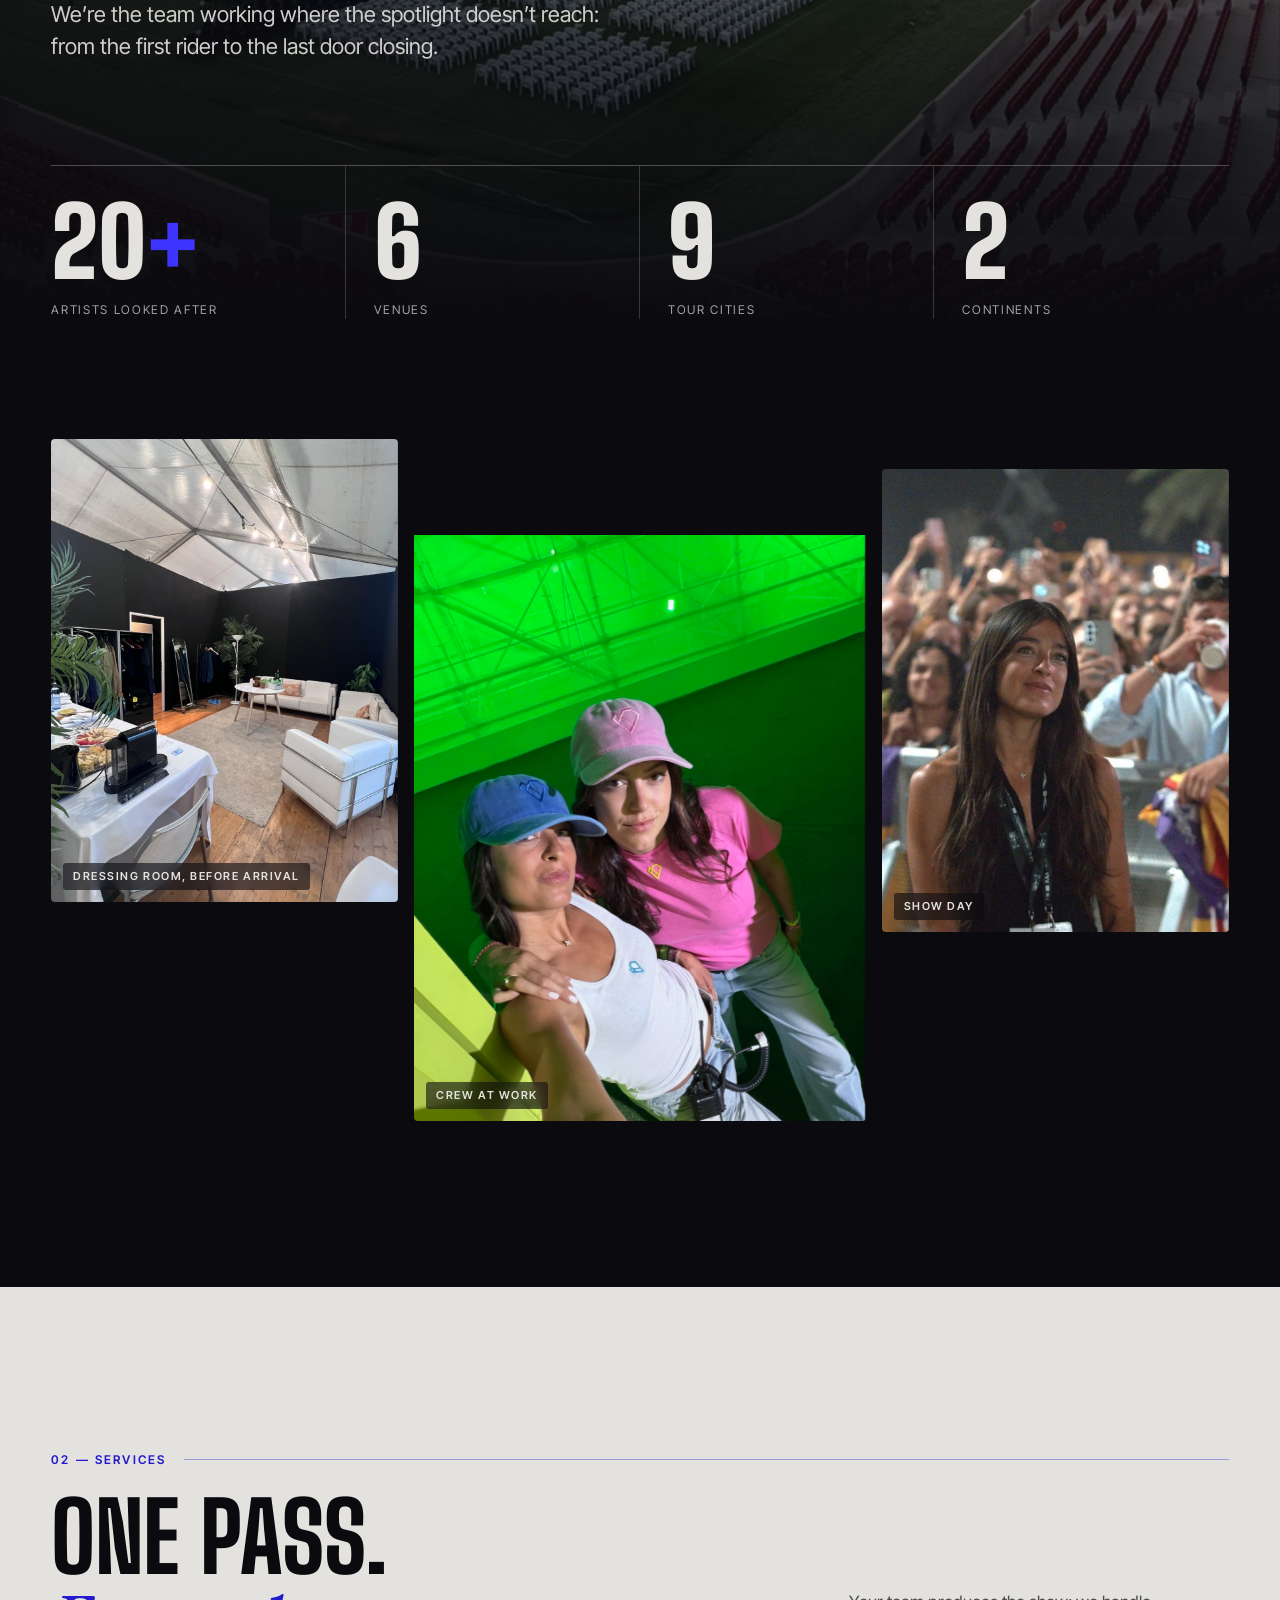
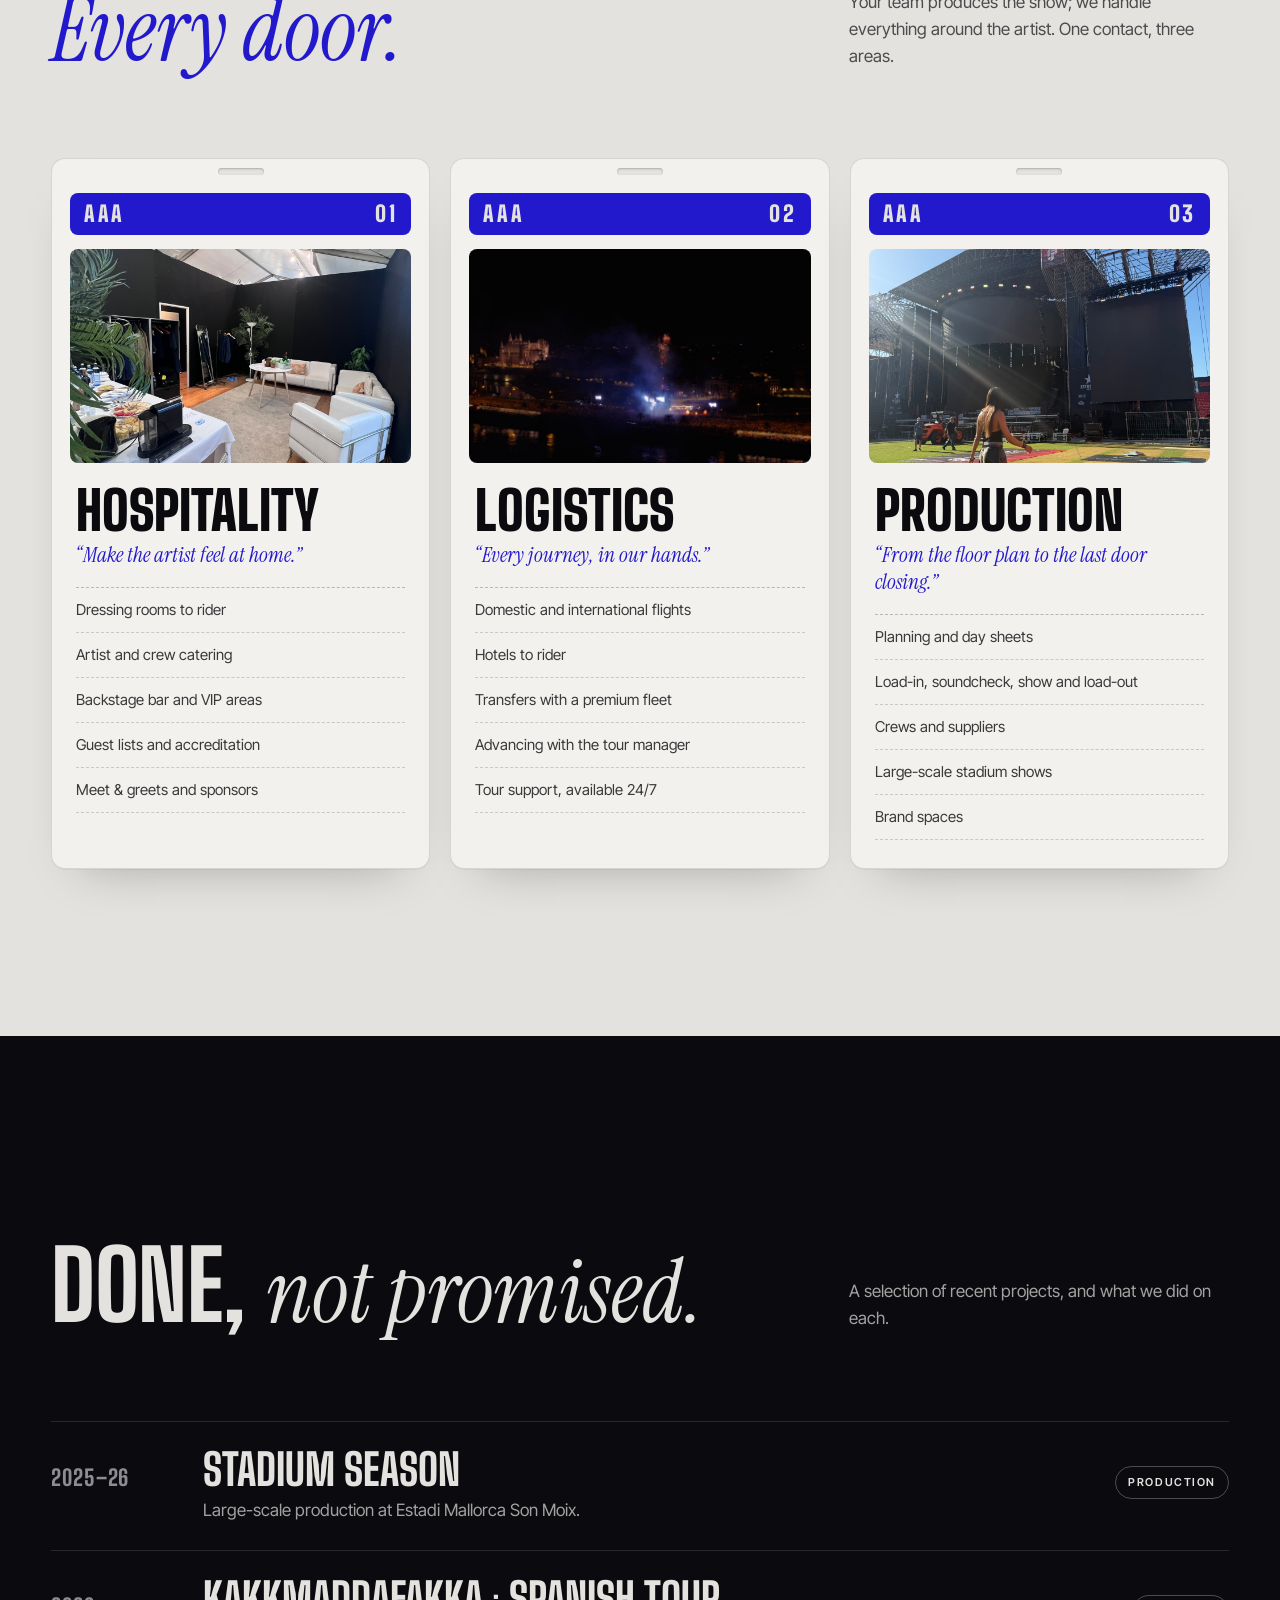
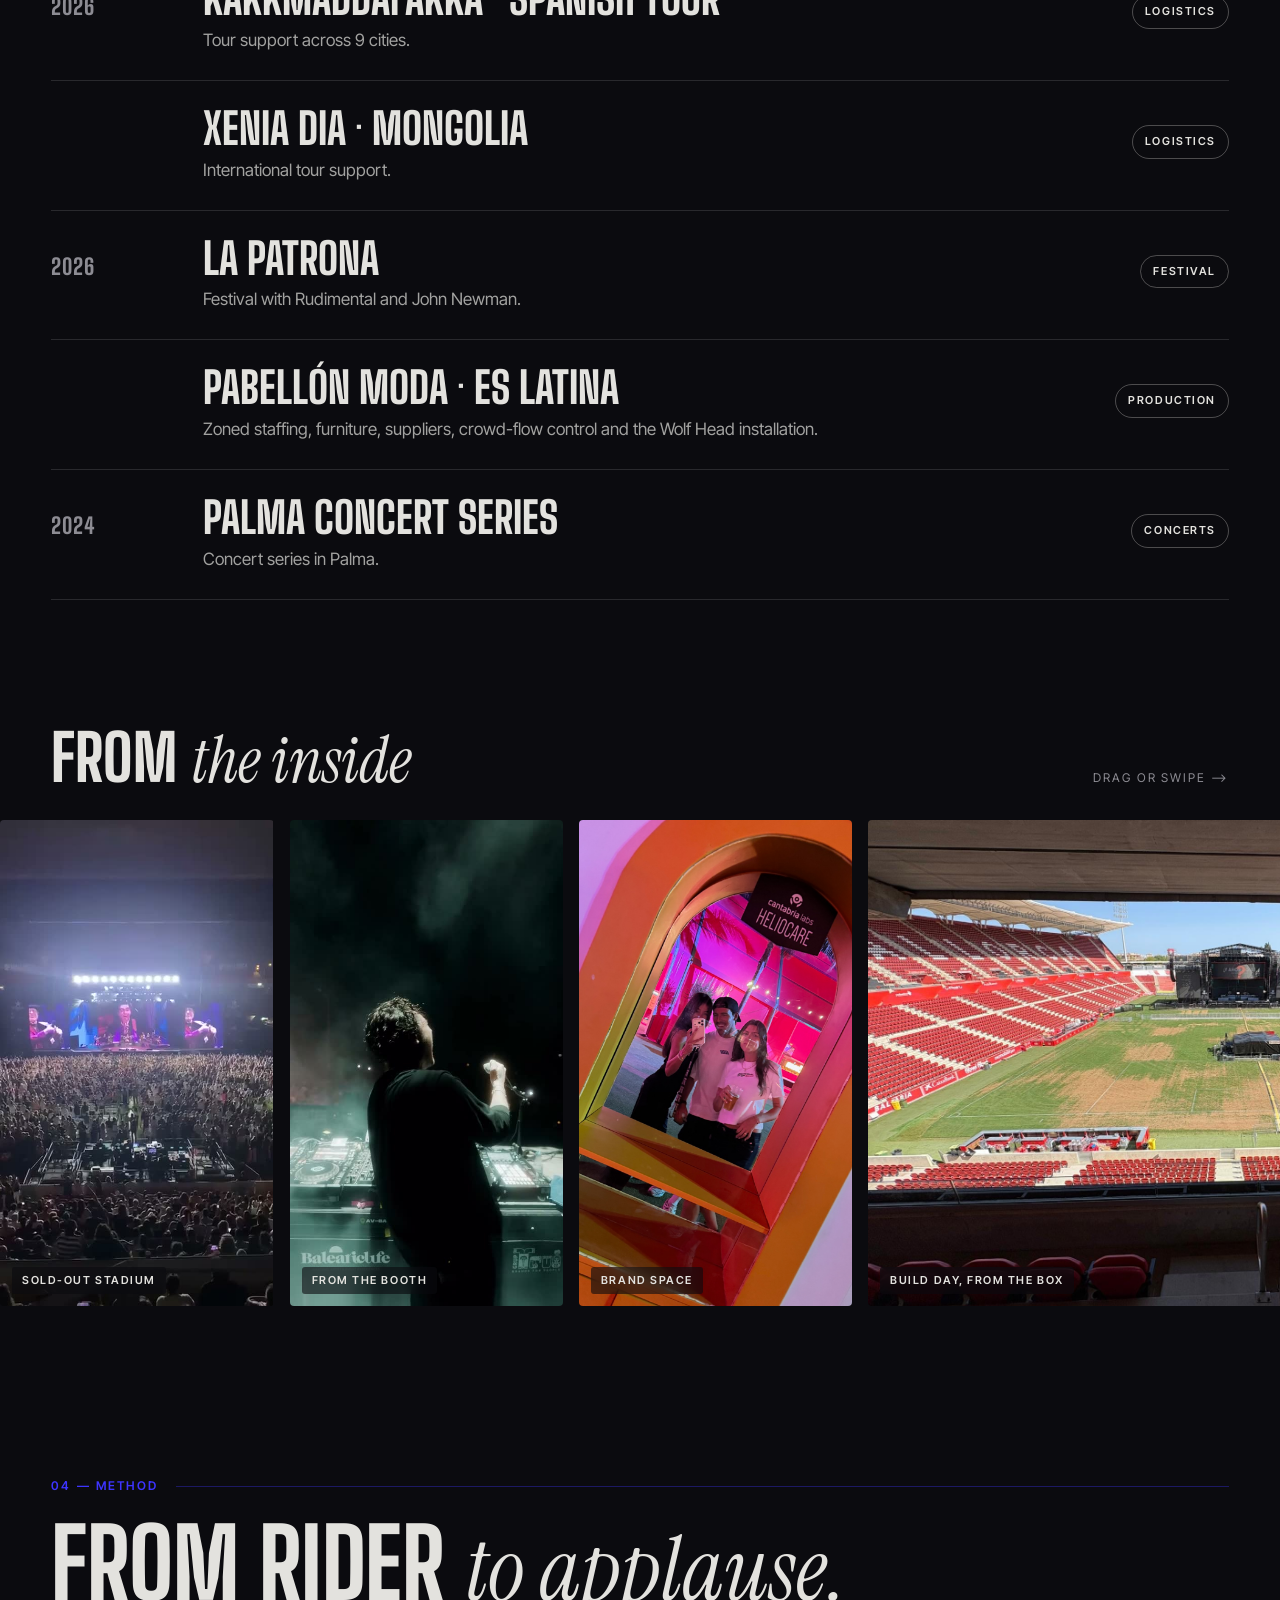
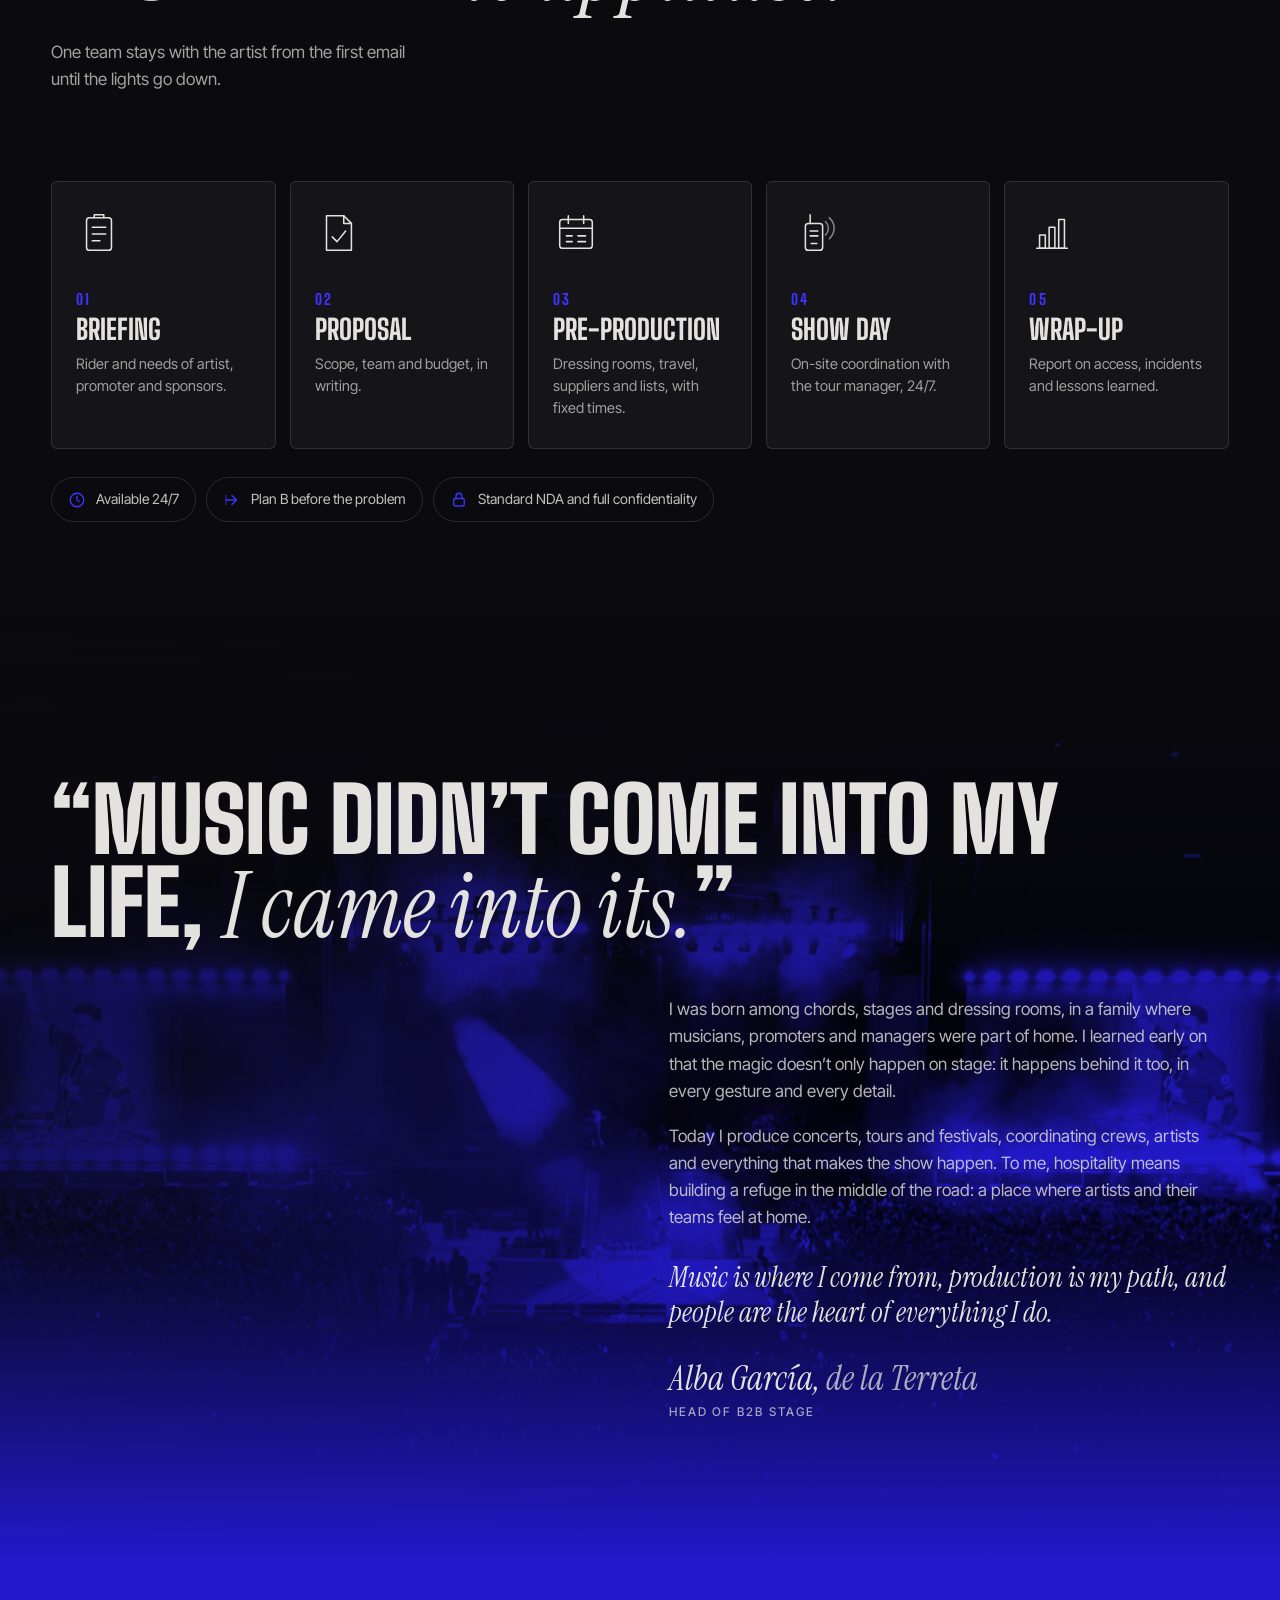
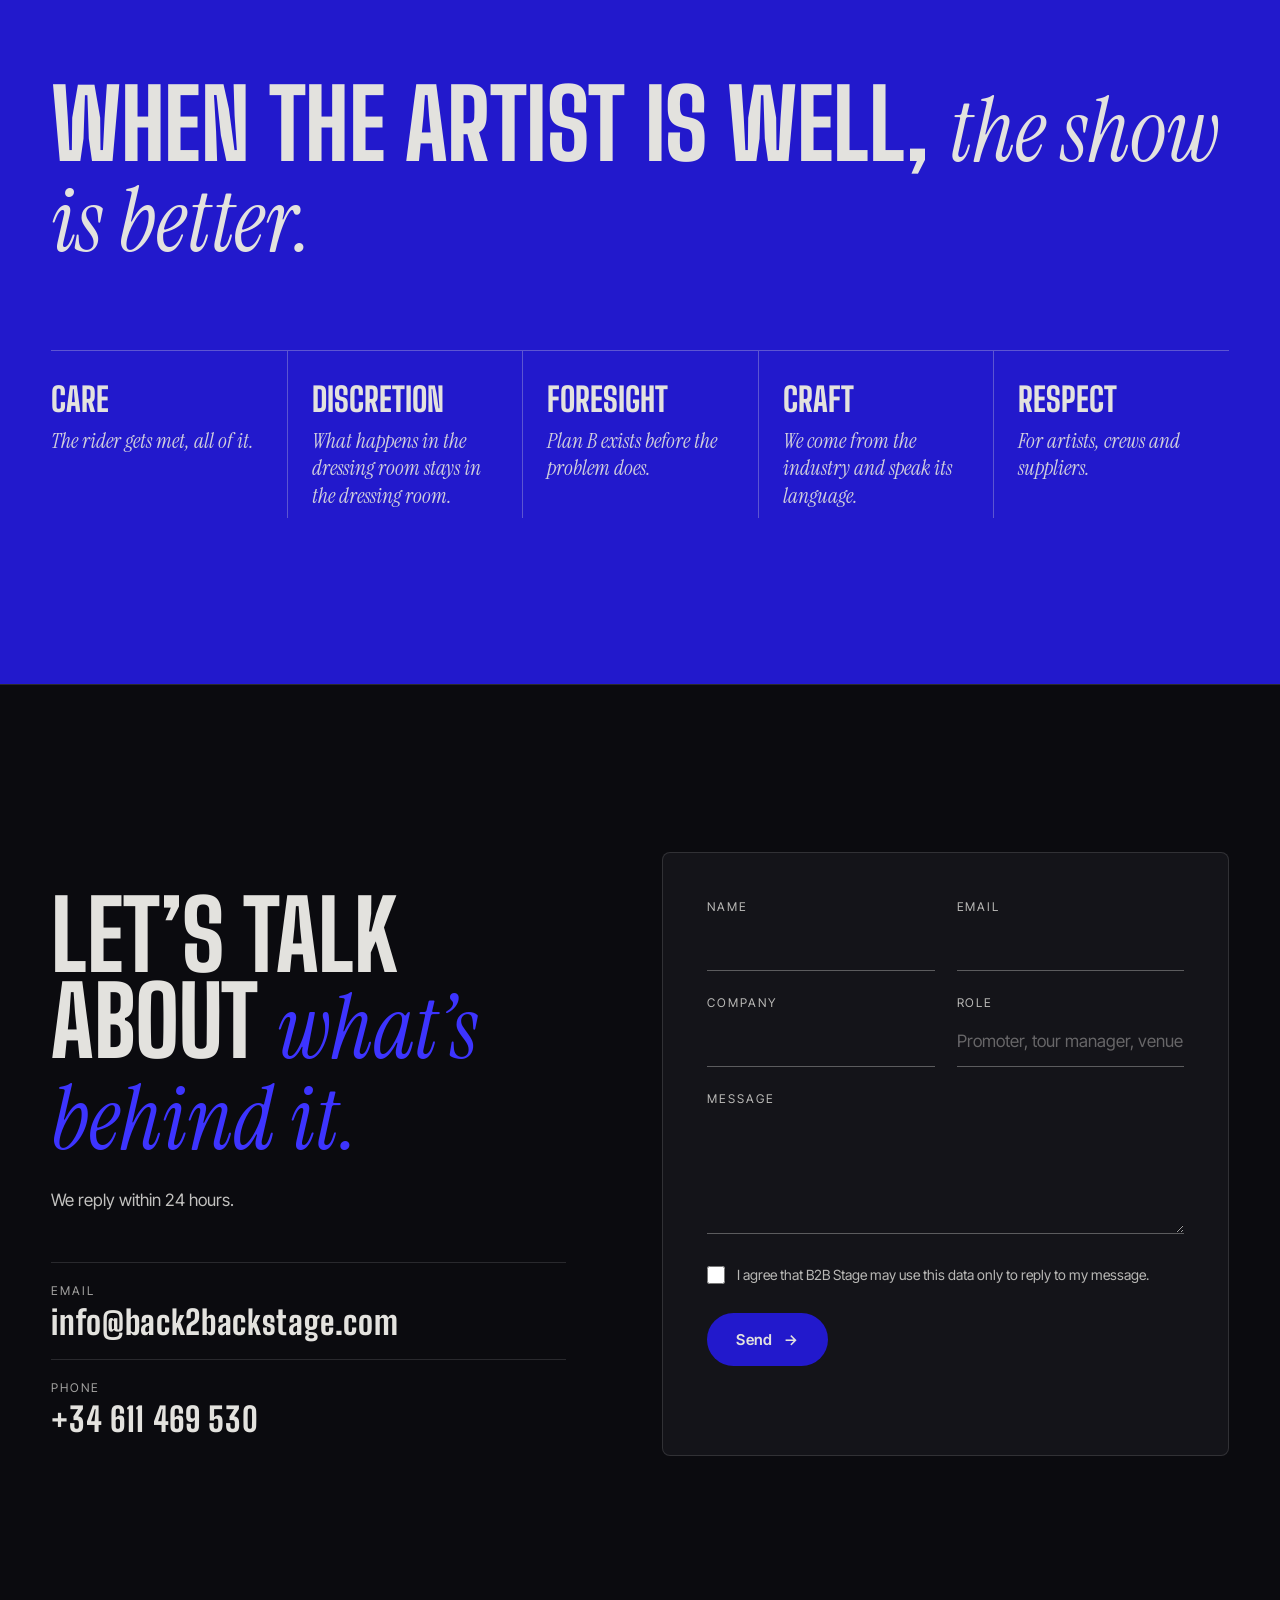
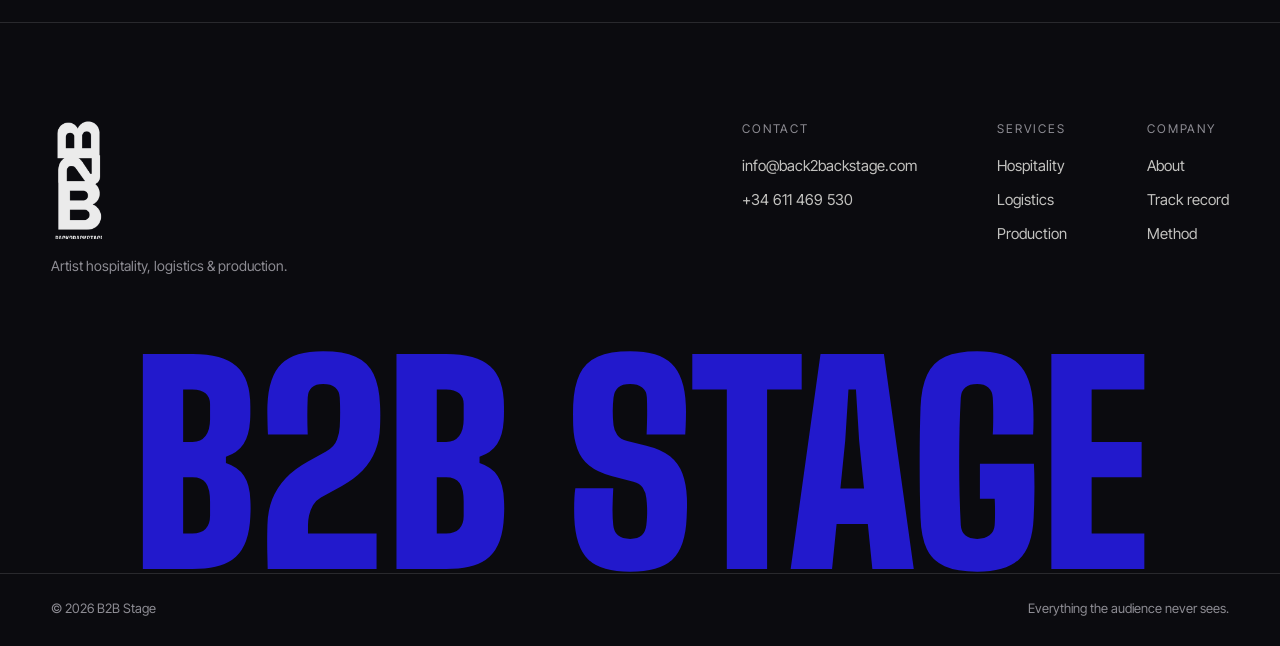
<file: site/en/index.html>
<!doctype html>
<html lang="en">
<head>
  <meta charset="utf-8">
  <meta name="viewport" content="width=device-width, initial-scale=1">
  <title>B2B Stage · Artist hospitality, logistics &amp; production in Spain</title>
  <meta name="description" content="B2B Stage: artist-side hospitality, logistics and production for concerts, tours, festivals and brand spaces. Based in Mallorca, working across Spain.">
  <meta property="og:title" content="B2B Stage · Everything the audience never sees, done flawlessly">
  <meta property="og:description" content="Artist-side hospitality, logistics and production. Based in Mallorca, working across Spain.">
  <meta property="og:image" content="../assets/img/estadio-montaje.jpg">
  <meta name="theme-color" content="#0b0b0f">
  <!-- GitHub Pages preview: remove noindex when publishing on the real domain -->
  <meta name="robots" content="noindex">
  <link rel="alternate" hreflang="es" href="../">
  <link rel="alternate" hreflang="en" href="./">
  <link rel="icon" href="../assets/img/logo-mark.png">
  <link rel="preconnect" href="https://fonts.googleapis.com">
  <link rel="preconnect" href="https://fonts.gstatic.com" crossorigin>
  <link href="https://fonts.googleapis.com/css2?family=Big+Shoulders+Display:wght@500;700;800;900&family=Instrument+Serif:ital@0;1&family=Inter+Tight:wght@400;500;600&display=swap" rel="stylesheet">
  <link rel="stylesheet" href="../styles.css?v=7">
  <script type="application/ld+json">
  {
    "@context": "https://schema.org",
    "@type": "Organization",
    "name": "B2B Stage",
    "description": "Artist-side hospitality, logistics and production for concerts, tours, festivals and brand spaces.",
    "email": "info@back2backstage.com",
    "telephone": "+34 611 469 530",
    "areaServed": "ES",
    "address": { "@type": "PostalAddress", "addressRegion": "Illes Balears", "addressCountry": "ES" },
    "employee": { "@type": "Person", "name": "Alba García" }
  }
  </script>
</head>
<body>

  <div class="grain" aria-hidden="true"></div>
  <div class="progress" aria-hidden="true"><span></span></div>

  <!-- NAV -->
  <header class="nav" id="nav">
    <a href="#top" class="nav__logo" aria-label="B2B Stage, home">
      <img src="../assets/img/logo-b2b.png" alt="" width="34" height="61">
      <span>B2B Stage</span>
    </a>
    <nav class="nav__links" aria-label="Main">
      <a href="#quienes">About</a>
      <a href="#servicios">Services</a>
      <a href="#trayectoria">Track record</a>
      <a href="#metodo">Method</a>
      <a href="#contacto" class="btn btn--small">Contact</a>
    </nav>
    <div class="lang" aria-label="Language"><a href="../" lang="es" hreflang="es">ES</a><a href="./" aria-current="true" lang="en">EN</a></div>
    <button class="nav__burger" aria-label="Open menu" aria-expanded="false"><span></span><span></span></button>
  </header>

  <!-- Section index: shows where you are and how much is left -->
  <nav class="sidenav" aria-label="Sections">
    <ol>
      <li><a href="#top"><span>Home</span></a></li>
      <li><a href="#quienes"><span>About</span></a></li>
      <li><a href="#servicios"><span>Services</span></a></li>
      <li><a href="#trayectoria"><span>Track record</span></a></li>
      <li><a href="#metodo"><span>Method</span></a></li>
      <li><a href="#equipo"><span>Team &amp; values</span></a></li>
      <li><a href="#contacto"><span>Contact</span></a></li>
    </ol>
    <p class="sidenav__count"><b>01</b> / 07</p>
  </nav>

  <main id="top">

    <!-- HERO -->
    <section class="hero" data-section>
      <video class="hero__video" autoplay muted loop playsinline preload="auto" poster="../assets/img/hero-palma-hd-poster.jpg" aria-hidden="true">
        <source src="../assets/video/hero-palma-hd-m.mp4" type="video/mp4" media="(max-width: 900px)">
        <source src="../assets/video/hero-palma-hd.mp4" type="video/mp4">
      </video>
      <div class="hero__shade"></div>

      <div class="hero__content">
        <p class="eyebrow intro">Hospitality · Logistics · Production</p>
        <h1 class="hero__title">
          <span class="line"><span>Everything the</span></span>
          <span class="line"><span>audience never sees,</span></span>
          <span class="line"><span><em>done flawlessly.</em></span></span>
        </h1>
        <div class="hero__foot intro intro--late">
          <p>Artist-side hospitality, logistics and production for concerts, tours, festivals and brand spaces. Based in Mallorca, working across Spain.</p>
          <div class="hero__ctas">
            <a href="#quienes" class="btn">About us <span aria-hidden="true">→</span></a>
            <a href="#trayectoria" class="btn btn--ghost">See our work</a>
          </div>
        </div>
      </div>

      <div class="hero__caption">Palma, concert night</div>
    </section>

    <!-- CREDENTIALS -->
    <div class="creds" aria-label="Artists and venues">
      <div class="marquee">
        <div class="marquee__track">
          <span>Alejandro Sanz</span><i>✶</i><span>Joaquín Sabina</span><i>✶</i><span>Tom Jones</span><i>✶</i><span>Simple Minds</span><i>✶</i><span>James Blunt</span><i>✶</i><span>Il Volo</span><i>✶</i><span>Manuel Carrasco</span><i>✶</i><span>Rels B</span><i>✶</i><span>Alan Parsons</span><i>✶</i><span>Sergio Dalma</span><i>✶</i><span>Ricky Martin</span><i>✶</i><span>Hombres G</span><i>✶</i><span>Diego Torres</span><i>✶</i><span>Pablo López</span><i>✶</i><span>Niña Pastori</span><i>✶</i><span>Valeria Castro</span><i>✶</i><span>Kakkmaddafakka</span><i>✶</i><span>Rudimental</span><i>✶</i><span>John Newman</span><i>✶</i>
          <span aria-hidden="true">Alejandro Sanz</span><i>✶</i><span aria-hidden="true">Joaquín Sabina</span><i>✶</i><span aria-hidden="true">Tom Jones</span><i>✶</i><span aria-hidden="true">Simple Minds</span><i>✶</i><span aria-hidden="true">James Blunt</span><i>✶</i><span aria-hidden="true">Il Volo</span><i>✶</i><span aria-hidden="true">Manuel Carrasco</span><i>✶</i><span aria-hidden="true">Rels B</span><i>✶</i><span aria-hidden="true">Alan Parsons</span><i>✶</i><span aria-hidden="true">Sergio Dalma</span><i>✶</i><span aria-hidden="true">Ricky Martin</span><i>✶</i><span aria-hidden="true">Hombres G</span><i>✶</i><span aria-hidden="true">Diego Torres</span><i>✶</i><span aria-hidden="true">Pablo López</span><i>✶</i><span aria-hidden="true">Niña Pastori</span><i>✶</i><span aria-hidden="true">Valeria Castro</span><i>✶</i><span aria-hidden="true">Kakkmaddafakka</span><i>✶</i><span aria-hidden="true">Rudimental</span><i>✶</i><span aria-hidden="true">John Newman</span><i>✶</i>
        </div>
      </div>
      <p class="creds__venues container">At <b>Estadi Mallorca Son Moix</b> · <b>Velòdrom Illes Balears</b> · <b>Trui Son Fusteret</b> · <b>Sala Mutante</b> · <b>Luz de Gas</b> · <b>Salamandra</b></p>
    </div>

    <!-- WHO WE ARE -->
    <section class="about" id="quienes" data-section>
      <div class="about__stage">
        <figure class="about__bg parallax" data-speed="0.14"><img src="../assets/img/estadio-montaje.jpg" alt="Stadium with the stage built and chairs on the pitch, hours before the concert" loading="lazy"><figcaption>Stadium, hours before doors open</figcaption></figure>
        <div class="container about__inner">
          <p class="label label--light reveal">01 — About us</p>
          <h2 class="manifesto reveal">Nobody applauds an on-time transfer. <em>That’s why we exist.</em></h2>
          <p class="about__line reveal">We’re the team working where the spotlight doesn’t reach: from the first rider to the last door closing.</p>

          <dl class="stats">
            <div class="stat reveal"><dt>Artists looked after</dt><dd>20<span>+</span></dd></div>
            <div class="stat reveal"><dt>Venues</dt><dd>6</dd></div>
            <div class="stat reveal"><dt>Tour cities</dt><dd>9</dd></div>
            <div class="stat reveal"><dt>Continents</dt><dd>2</dd></div>
          </dl>
        </div>
      </div>

      <div class="about__strip">
        <figure class="parallax" data-speed="0.12"><img src="../assets/img/camerino.jpg" alt="Dressing room set up with sofas, catering and a wardrobe rail" loading="lazy"><figcaption>Dressing room, before arrival</figcaption></figure>
        <figure class="parallax" data-speed="-0.08"><img src="../assets/img/equipo-walkie.jpg" alt="Two crew members with walkie-talkies in a brand space" loading="lazy"><figcaption>Crew at work</figcaption></figure>
        <figure class="parallax" data-speed="0.18"><img src="../assets/img/equipo-pase.jpg" alt="Crew member with a pass by the crowd barrier" loading="lazy"><figcaption>Show day</figcaption></figure>
      </div>
    </section>

    <!-- SERVICES: one AAA pass -->
    <section class="services section" id="servicios" data-section>
      <div class="container">
        <div class="section__head section__head--row">
          <p class="label reveal">02 — Services</p>
          <div>
            <h2 class="h2 reveal">One pass. <br><em>Every door.</em></h2>
          </div>
          <p class="section__aside reveal">Your team produces the show; we handle everything around the artist. One contact, three areas.</p>
        </div>

        <div class="passes">
          <article class="pass reveal">
            <header class="pass__top"><span>AAA</span><span>01</span></header>
            <figure class="pass__img"><img src="../assets/img/camerino.jpg" alt="" loading="lazy"></figure>
            <h3>Hospitality</h3>
            <p class="pass__quote">“Make the artist feel at home.”</p>
            <ul class="pass__list">
              <li>Dressing rooms to rider</li>
              <li>Artist and crew catering</li>
              <li>Backstage bar and VIP areas</li>
              <li>Guest lists and accreditation</li>
              <li>Meet &amp; greets and sponsors</li>
            </ul>
          </article>

          <article class="pass reveal">
            <header class="pass__top"><span>AAA</span><span>02</span></header>
            <figure class="pass__img"><img src="../assets/img/palma-noche.jpg" alt="" loading="lazy"></figure>
            <h3>Logistics</h3>
            <p class="pass__quote">“Every journey, in our hands.”</p>
            <ul class="pass__list">
              <li>Domestic and international flights</li>
              <li>Hotels to rider</li>
              <li>Transfers with a premium fleet</li>
              <li>Advancing with the tour manager</li>
              <li>Tour support, available 24/7</li>
            </ul>
          </article>

          <article class="pass reveal">
            <header class="pass__top"><span>AAA</span><span>03</span></header>
            <figure class="pass__img"><img src="../assets/img/estadio-campo.jpg" alt="" loading="lazy"></figure>
            <h3>Production</h3>
            <p class="pass__quote">“From the floor plan to the last door closing.”</p>
            <ul class="pass__list">
              <li>Planning and day sheets</li>
              <li>Load-in, soundcheck, show and load-out</li>
              <li>Crews and suppliers</li>
              <li>Large-scale stadium shows</li>
              <li>Brand spaces</li>
            </ul>
          </article>
        </div>
      </div>
    </section>

    <!-- TRACK RECORD -->
    <section class="work section" id="trayectoria" data-section>
      <div class="container">
        <div class="section__head section__head--row">
          <p class="label reveal">03 — Track record</p>
          <div>
            <h2 class="h2 reveal">Done, <em>not promised.</em></h2>
          </div>
          <p class="section__aside reveal">A selection of recent projects, and what we did on each.</p>
        </div>

        <ol class="cases">
          <li class="case-row reveal">
            <span class="case-row__year">2025–26</span>
            <div class="case-row__main"><h3>Stadium season</h3><p>Large-scale production at Estadi Mallorca Son Moix.</p></div>
            <span class="case-row__tag">Production</span>
            <figure class="case-row__img"><img src="../assets/img/estadio-lleno.jpg" alt="Estadi Mallorca Son Moix full at night during a concert" loading="lazy"></figure>
          </li>
          <li class="case-row reveal">
            <span class="case-row__year">2026</span>
            <div class="case-row__main"><h3>Kakkmaddafakka · Spanish tour</h3><p>Tour support across 9 cities.</p></div>
            <span class="case-row__tag">Logistics</span>
          </li>
          <li class="case-row reveal">
            <span class="case-row__year"></span>
            <div class="case-row__main"><h3>Xenia Dia · Mongolia</h3><p>International tour support.</p></div>
            <span class="case-row__tag">Logistics</span>
          </li>
          <li class="case-row reveal">
            <span class="case-row__year">2026</span>
            <div class="case-row__main"><h3>La Patrona</h3><p>Festival with Rudimental and John Newman.</p></div>
            <span class="case-row__tag">Festival</span>
          </li>
          <li class="case-row reveal">
            <span class="case-row__year"></span>
            <div class="case-row__main"><h3>Pabellón Moda · ES LATINA</h3><p>Zoned staffing, furniture, suppliers, crowd-flow control and the Wolf Head installation.</p></div>
            <span class="case-row__tag">Production</span>
            <figure class="case-row__img"><img src="../assets/img/latina-arcos.jpg" alt="Colourful arches spelling LATINA at dusk" loading="lazy"></figure>
          </li>
          <li class="case-row reveal">
            <span class="case-row__year">2024</span>
            <div class="case-row__main"><h3>Palma Concert Series</h3><p>Concert series in Palma.</p></div>
            <span class="case-row__tag">Concerts</span>
            <figure class="case-row__img"><img src="../assets/img/palma-noche.jpg" alt="Concert by Palma cathedral at night" loading="lazy"></figure>
          </li>
        </ol>
      </div>

      <!-- Behind the scenes rail: photos + vertical clips -->
      <div class="inside">
        <div class="container inside__head">
          <h3 class="inside__title reveal">From <em>the inside</em></h3>
          <p class="rail__hint reveal">Drag or swipe <span aria-hidden="true">⟶</span></p>
        </div>
        <div class="rail" tabindex="0" aria-label="Behind-the-scenes gallery, scroll horizontally">
          <figure class="rail__item rail__item--tall"><video muted loop playsinline preload="none" poster="../assets/img/v-estadio-poster.jpg" data-lazy-video aria-label="Video of a full stadium during a concert"><source src="../assets/video/v-estadio.mp4" type="video/mp4"></video><figcaption>Sold-out stadium</figcaption></figure>
          <figure class="rail__item rail__item--tall"><video muted loop playsinline preload="none" poster="../assets/img/v-cabina-poster.jpg" data-lazy-video aria-label="Video of a DJ in the booth through smoke"><source src="../assets/video/v-cabina.mp4" type="video/mp4"></video><figcaption>From the booth</figcaption></figure>
          <figure class="rail__item rail__item--tall"><img src="../assets/img/espacio-marca.jpg" alt="Crew inside a colourful brand space" loading="lazy"><figcaption>Brand space</figcaption></figure>
          <figure class="rail__item"><img src="../assets/img/estadio-palco.jpg" alt="Empty stadium seen from a box, with the stage built at the far end" loading="lazy"><figcaption>Build day, from the box</figcaption></figure>
          <figure class="rail__item"><img src="../assets/img/escenario-azul.jpg" alt="Stage lit in blue in front of the crowd" loading="lazy"><figcaption>Show day</figcaption></figure>
          <figure class="rail__item rail__item--tall"><video muted loop playsinline preload="none" poster="../assets/img/v-atardecer-poster.jpg" data-lazy-video aria-label="Video of a festival site at sunset"><source src="../assets/video/v-atardecer.mp4" type="video/mp4"></video><figcaption>Sunset on site</figcaption></figure>
          <figure class="rail__item"><img src="../assets/img/relsb-fuego.jpg" alt="Rels B on stage between flames" loading="lazy"><figcaption>Rels B</figcaption></figure>
          <figure class="rail__item rail__item--tall"><video muted loop playsinline preload="none" poster="../assets/img/v-publico-poster.jpg" data-lazy-video aria-label="Video of the crowd in front of the stage"><source src="../assets/video/v-publico.mp4" type="video/mp4"></video><figcaption>Crowd</figcaption></figure>
          <figure class="rail__item rail__item--tall"><img src="../assets/img/recinto-aereo.jpg" alt="Aerial view of a site with colourful structures and crowd" loading="lazy"><figcaption>Site from above</figcaption></figure>
          <figure class="rail__item rail__item--tall"><video muted loop playsinline preload="none" poster="../assets/img/v-fuegos-poster.jpg" data-lazy-video aria-label="Video of fireworks over the site"><source src="../assets/video/v-fuegos.mp4" type="video/mp4"></video><figcaption>Grand finale</figcaption></figure>
          <figure class="rail__item rail__item--tall"><img src="../assets/img/backstage-crew.jpg" alt="Crew celebrating backstage" loading="lazy"><figcaption>After doors close</figcaption></figure>
          <figure class="rail__item"><img src="../assets/img/tipi-noche.jpg" alt="Tipi lit in red at night on site" loading="lazy"><figcaption>Site at night</figcaption></figure>
          <figure class="rail__item"><img src="../assets/img/publico-emocion.jpg" alt="Emotional crowd during a concert" loading="lazy"><figcaption>Why we do it</figcaption></figure>
        </div>
      </div>
    </section>

    <!-- METHOD -->
    <section class="method section" id="metodo" data-section>
      <div class="container">
        <div class="section__head section__head--row">
          <p class="label reveal">04 — Method</p>
          <div>
            <h2 class="h2 reveal">From rider <em>to applause.</em></h2>
          </div>
          <p class="section__aside reveal">One team stays with the artist from the first email until the lights go down.</p>
        </div>
        <ol class="steps">
          <li class="step reveal">
            <svg class="step__icon" viewBox="0 0 48 48" aria-hidden="true"><rect x="11" y="8" width="26" height="34" rx="3"/><path d="M19 8V5h10v3M17 18h14M17 25h14M17 32h8"/></svg>
            <b>01</b><h3>Briefing</h3><p>Rider and needs of artist, promoter and sponsors.</p>
          </li>
          <li class="step reveal">
            <svg class="step__icon" viewBox="0 0 48 48" aria-hidden="true"><path d="M12 6h18l8 8v28H12z"/><path d="M30 6v8h8M18 28l5 5 9-11"/></svg>
            <b>02</b><h3>Proposal</h3><p>Scope, team and budget, in writing.</p>
          </li>
          <li class="step reveal">
            <svg class="step__icon" viewBox="0 0 48 48" aria-hidden="true"><rect x="7" y="10" width="34" height="30" rx="3"/><path d="M7 19h34M16 6v8M32 6v8M14 27h6M14 33h6M26 27h8M26 33h8"/></svg>
            <b>03</b><h3>Pre-production</h3><p>Dressing rooms, travel, suppliers and lists, with fixed times.</p>
          </li>
          <li class="step reveal">
            <svg class="step__icon" viewBox="0 0 48 48" aria-hidden="true"><rect x="15" y="14" width="18" height="28" rx="3"/><path d="M20 14V5M20 22h8M20 27h8M21 35h6"/><path d="M36 12c2 2 3 4.5 3 7s-1 5-3 7M40 8c3 3 5 7 5 11s-2 8-5 11" opacity=".55"/></svg>
            <b>04</b><h3>Show day</h3><p>On-site coordination with the tour manager, 24/7.</p>
          </li>
          <li class="step reveal">
            <svg class="step__icon" viewBox="0 0 48 48" aria-hidden="true"><path d="M8 40h32"/><rect x="11" y="26" width="6" height="14"/><rect x="21" y="18" width="6" height="22"/><rect x="31" y="10" width="6" height="30"/></svg>
            <b>05</b><h3>Wrap-up</h3><p>Report on access, incidents and lessons learned.</p>
          </li>
        </ol>
        <ul class="assurances reveal">
          <li><svg viewBox="0 0 24 24" aria-hidden="true"><circle cx="12" cy="12" r="9"/><path d="M12 7v5l3 2"/></svg>Available 24/7</li>
          <li><svg viewBox="0 0 24 24" aria-hidden="true"><path d="M4 12h12M12 6l6 6-6 6"/><path d="M4 6v12" opacity=".55"/></svg>Plan B before the problem</li>
          <li><svg viewBox="0 0 24 24" aria-hidden="true"><rect x="5" y="10" width="14" height="10" rx="2"/><path d="M8 10V7a4 4 0 0 1 8 0v3"/></svg>Standard NDA and full confidentiality</li>
        </ul>
      </div>
    </section>

    <!-- TEAM: Alba -->
    <section class="founder section" id="equipo" data-section>
      <figure class="founder__bg parallax" data-speed="0.1"><img src="../assets/img/escenario-azul.jpg" alt="" loading="lazy"></figure>
      <div class="container founder__inner">
        <p class="label label--light reveal">05 — Team</p>
        <blockquote class="founder__quote reveal">“Music didn’t come into my life, <em>I came into its.</em>”</blockquote>
        <div class="founder__text">
          <p class="reveal">I was born among chords, stages and dressing rooms, in a family where musicians, promoters and managers were part of home. I learned early on that the magic doesn’t only happen on stage: it happens behind it too, in every gesture and every detail.</p>
          <p class="reveal">Today I produce concerts, tours and festivals, coordinating crews, artists and everything that makes the show happen. To me, hospitality means building a refuge in the middle of the road: a place where artists and their teams feel at home.</p>
          <p class="founder__coda reveal">Music is where I come from, production is my path, and people are the heart of everything I do.</p>
          <p class="founder__sign reveal">Alba García, <em>de la Terreta</em> <span>Head of B2B Stage</span></p>
        </div>
      </div>
    </section>

    <!-- VALUES -->
    <section class="values section" aria-labelledby="valores-title">
      <div class="container">
        <div class="section__head">
          <p class="label label--light reveal">Values</p>
          <h2 class="h2 reveal" id="valores-title">When the artist is well, <em>the show is better.</em></h2>
        </div>
        <ul class="values__list">
          <li class="reveal"><h3>Care</h3><p>The rider gets met, all of it.</p></li>
          <li class="reveal"><h3>Discretion</h3><p>What happens in the dressing room stays in the dressing room.</p></li>
          <li class="reveal"><h3>Foresight</h3><p>Plan B exists before the problem does.</p></li>
          <li class="reveal"><h3>Craft</h3><p>We come from the industry and speak its language.</p></li>
          <li class="reveal"><h3>Respect</h3><p>For artists, crews and suppliers.</p></li>
        </ul>
      </div>
    </section>

    <!-- CONTACT -->
    <section class="contact section" id="contacto" data-section>
      <div class="container contact__grid">
        <div class="contact__intro">
          <p class="label label--light reveal">06 — Contact</p>
          <h2 class="h2 reveal">Let’s talk about <em>what’s behind it.</em></h2>
          <p class="reveal">We reply within 24 hours.</p>
          <ul class="contact__direct reveal">
            <li><span>Email</span><a href="mailto:info@back2backstage.com">info@back2backstage.com</a></li>
            <li><span>Phone</span><a href="tel:+34611469530">+34 611 469 530</a></li>
          </ul>
        </div>

        <form class="form reveal" id="contact-form" novalidate>
          <div class="form__row">
            <label><span>Name</span><input name="nombre" required autocomplete="name"></label>
            <label><span>Email</span><input type="email" name="email" required autocomplete="email"></label>
          </div>
          <div class="form__row">
            <label><span>Company</span><input name="empresa" autocomplete="organization"></label>
            <label><span>Role</span><input name="rol" placeholder="Promoter, tour manager, venue…" autocomplete="organization-title"></label>
          </div>
          <label><span>Message</span><textarea name="mensaje" rows="4"></textarea></label>
          <label class="consent"><input type="checkbox" name="consent" required><span>I agree that B2B Stage may use this data only to reply to my message.</span></label>
          <button class="btn btn--light" type="submit">Send <span aria-hidden="true">→</span></button>
          <p class="form__note" role="status"></p>
        </form>
      </div>
    </section>
  </main>

  <footer class="footer">
    <div class="container footer__top">
      <div class="footer__brand">
        <img src="../assets/img/logo-mark.png" alt="B2B Stage" class="footer__mark">
        <p>Artist hospitality, logistics &amp; production.</p>
      </div>
      <div class="footer__cols">
        <div><span>Contact</span><a href="mailto:info@back2backstage.com">info@back2backstage.com</a><a href="tel:+34611469530">+34 611 469 530</a></div>
        <div><span>Services</span><a href="#servicios">Hospitality</a><a href="#servicios">Logistics</a><a href="#servicios">Production</a></div>
        <div><span>Company</span><a href="#quienes">About</a><a href="#trayectoria">Track record</a><a href="#metodo">Method</a></div>
      </div>
    </div>
    <div class="footer__word" aria-hidden="true">B2B STAGE</div>
    <div class="container footer__bottom">
      <span>© <span id="year"></span> B2B Stage</span>
      <span>Everything the audience never sees.</span>
    </div>
  </footer>

  <script src="../main.js?v=7"></script>
</body>
</html>
</file>
<file: site/styles.css>
:root {
  --ink: #0b0b0f;
  --ink-2: #141419;
  --bone: #e3e2de;
  --bone-2: #f2f1ed;
  --blue: #2219cc;
  --blue-hi: #3d34ff;
  --muted: #8d8c93;
  --line: rgba(227, 226, 222, .14);
  --display: "Big Shoulders Display", "Arial Narrow", sans-serif;
  --serif: "Instrument Serif", Georgia, serif;
  --sans: "Inter Tight", system-ui, sans-serif;
  --gutter: clamp(16px, 4vw, 56px);
  --ease: cubic-bezier(.2, .7, .1, 1);
}

*, *::before, *::after { box-sizing: border-box; }
html { scroll-behavior: smooth; -webkit-text-size-adjust: 100%; }
body {
  margin: 0;
  background: var(--ink);
  color: var(--bone);
  font: 400 17px/1.6 var(--sans);
  -webkit-font-smoothing: antialiased;
  overflow-x: hidden;
}
img, video { display: block; max-width: 100%; }
a { color: inherit; text-decoration: none; }
em { font-family: var(--serif); font-style: italic; font-weight: 400; text-transform: none; letter-spacing: 0; }
::selection { background: var(--blue); color: var(--bone); }

.container { width: 100%; max-width: 1360px; margin: 0 auto; padding: 0 var(--gutter); }
.section { padding: clamp(96px, 13vw, 168px) 0; position: relative; }

.grain {
  position: fixed; inset: -50%; z-index: 100; pointer-events: none; opacity: .05;
  background-image: url("data:image/svg+xml,%3Csvg xmlns='http://www.w3.org/2000/svg' width='160' height='160'%3E%3Cfilter id='n'%3E%3CfeTurbulence type='fractalNoise' baseFrequency='.9' numOctaves='2' stitchTiles='stitch'/%3E%3C/filter%3E%3Crect width='100%25' height='100%25' filter='url(%23n)'/%3E%3C/svg%3E");
  animation: grain 1.2s steps(6) infinite;
}
@keyframes grain { 0%{transform:translate(0,0)} 25%{transform:translate(-3%,2%)} 50%{transform:translate(2%,-3%)} 75%{transform:translate(-2%,-1%)} 100%{transform:translate(1%,3%)} }

/* Scroll progress: thin bar on top */
.progress { position: fixed; top: 0; left: 0; right: 0; height: 3px; z-index: 60; pointer-events: none; }
.progress span { display: block; height: 100%; width: 100%; background: var(--blue-hi); transform-origin: 0 50%; transform: scaleX(0); }

/* Section index on the right */
.sidenav { position: fixed; right: 22px; top: 50%; transform: translateY(-50%); z-index: 40; display: flex; flex-direction: column; align-items: flex-end; gap: 14px; mix-blend-mode: difference; }
.sidenav ol { list-style: none; margin: 0; padding: 0; display: flex; flex-direction: column; align-items: flex-end; gap: 12px; }
.sidenav a { display: flex; align-items: center; gap: 12px; height: 14px; color: #fff; }
.sidenav a::after { content: ""; width: 14px; height: 2px; background: currentColor; opacity: .4; transition: width .4s var(--ease), opacity .3s; }
.sidenav a span { font: 600 11px/1 var(--sans); letter-spacing: .14em; text-transform: uppercase; opacity: 0; transform: translateX(6px); transition: opacity .3s, transform .4s var(--ease); white-space: nowrap; }
.sidenav:hover a span { opacity: .6; transform: none; }
.sidenav:hover a:hover span, .sidenav:hover a.is-active span { opacity: 1; }
.sidenav:hover { mix-blend-mode: normal; }
.sidenav:hover::before { content: ""; position: absolute; inset: -16px -22px -16px -24px; background: rgba(11,11,15,.82); backdrop-filter: blur(10px); -webkit-backdrop-filter: blur(10px); border-radius: 8px 0 0 8px; z-index: -1; }
.sidenav a.is-active::after { width: 32px; opacity: 1; }
.sidenav a.is-past::after { opacity: .8; }
.sidenav__count { margin: 6px 0 0; font: 600 11px/1 var(--sans); letter-spacing: .14em; color: #fff; opacity: .7; }
.sidenav__count b { font: 800 18px/1 var(--display); opacity: 1; }

/* Type */
.label {
  font: 600 12px/1 var(--sans); letter-spacing: .18em; text-transform: uppercase;
  color: var(--blue-hi); margin: 0 0 28px;
}
.label--light { color: var(--bone); opacity: .75; }
/* Chapter rule: every section opens with its number on a full-width hairline */
.label { display: flex; align-items: center; gap: 18px; }
.label::after { content: ""; flex: 1; height: 1px; background: currentColor; opacity: .35; transform: scaleX(0); transform-origin: 0 50%; transition: transform 1.4s var(--ease) .2s; }
.label.is-in::after { transform: scaleX(1); }
.section__head--row > .label { flex: 0 0 100%; margin-bottom: 0; }
.eyebrow { font: 500 13px/1 var(--sans); letter-spacing: .18em; text-transform: uppercase; margin: 0 0 28px; color: rgba(227,226,222,.85); }
.h2 {
  font: 800 clamp(48px, 7.5vw, 116px)/.9 var(--display); text-transform: uppercase;
  letter-spacing: -.005em; margin: 0;
}
.h2 em { font-size: .92em; }

/* Buttons */
.btn {
  --bg: var(--blue); --fg: var(--bone);
  display: inline-flex; align-items: center; gap: 12px;
  padding: 18px 28px; border-radius: 999px; border: 1px solid transparent;
  background: var(--bg); color: var(--fg);
  font: 600 15px/1 var(--sans); letter-spacing: .02em; cursor: pointer;
  transition: transform .4s var(--ease), background .3s, color .3s, border-color .3s;
}
.btn:hover { transform: translateY(-2px); --bg: var(--blue-hi); }
.btn span { transition: transform .3s var(--ease); }
.btn:hover span { transform: translateX(4px); }
.btn--small { padding: 12px 20px; font-size: 14px; }
.btn--ghost { --bg: transparent; border-color: rgba(227,226,222,.4); }
.btn--ghost:hover { --bg: var(--bone); --fg: var(--ink); }
.btn--light { --bg: var(--bone); --fg: var(--blue); }
.btn--light:hover { --bg: #fff; }

/* Nav */
.nav {
  position: fixed; top: 0; left: 0; right: 0; z-index: 50;
  display: flex; align-items: center; justify-content: space-between;
  padding: 18px var(--gutter);
  transition: background .4s, padding .4s, backdrop-filter .4s;
}
.nav.is-scrolled { background: rgba(11,11,15,.72); backdrop-filter: blur(14px); -webkit-backdrop-filter: blur(14px); padding-top: 12px; padding-bottom: 12px; border-bottom: 1px solid var(--line); }
.nav__logo { display: flex; align-items: center; gap: 12px; }
.nav__logo img { height: 44px; width: auto; filter: brightness(0) invert(.92); transition: height .4s; }
.nav.is-scrolled .nav__logo img { height: 34px; }
.nav__logo span { font: 800 20px/1 var(--display); letter-spacing: .06em; text-transform: uppercase; }
.nav__links { display: flex; align-items: center; gap: 34px; font-size: 14px; font-weight: 500; }
.nav__links a:not(.btn) { position: relative; opacity: .85; }
.nav__links a:not(.btn)::after { content: ""; position: absolute; left: 0; right: 0; bottom: -6px; height: 1px; background: currentColor; transform: scaleX(0); transform-origin: right; transition: transform .4s var(--ease); }
.nav__links a:not(.btn):hover::after { transform: scaleX(1); transform-origin: left; }
.nav__links { margin-left: auto; }
.lang { display: inline-flex; margin-left: 20px; padding: 3px; border: 1px solid rgba(227,226,222,.3); border-radius: 999px; font: 600 12px/1 var(--sans); letter-spacing: .1em; }
.lang a { padding: 8px 11px; border-radius: 999px; opacity: .7; transition: background .3s, opacity .3s; }
.lang a:hover { opacity: 1; }
.lang a[aria-current] { background: var(--bone); color: var(--ink); opacity: 1; }
.nav__burger { display: none; background: none; border: 0; width: 44px; height: 44px; cursor: pointer; position: relative; }
.nav__burger span { position: absolute; left: 10px; right: 10px; height: 2px; background: var(--bone); transition: transform .3s; }
.nav__burger span:first-child { top: 17px; } .nav__burger span:last-child { top: 25px; }
.nav.is-open .nav__burger span:first-child { transform: translateY(4px) rotate(45deg); }
.nav.is-open .nav__burger span:last-child { transform: translateY(-4px) rotate(-45deg); }

/* Hero */
.hero { position: relative; min-height: 100svh; display: flex; align-items: flex-end; overflow: hidden; }
.hero__video { position: absolute; inset: 0; width: 100%; height: 100%; object-fit: cover; transform: scale(1.08); animation: heroZoom 16s var(--ease) forwards; }
@keyframes heroZoom { to { transform: scale(1); } }
.hero__shade { position: absolute; inset: 0; background:
  linear-gradient(180deg, rgba(11,11,15,.6) 0%, rgba(11,11,15,.15) 35%, rgba(11,11,15,.6) 70%, var(--ink) 100%),
  radial-gradient(ellipse at 20% 80%, rgba(34,25,204,.3), transparent 60%); }
.hero__content { position: relative; z-index: 2; width: 100%; max-width: 1360px; margin: 0 auto; padding: 140px var(--gutter) clamp(56px, 8vw, 96px); }
.hero__title { font: 900 clamp(54px, 9.6vw, 164px)/.86 var(--display); text-transform: uppercase; margin: 0 0 40px; letter-spacing: -.01em; }
.hero__title em { color: var(--bone); font-size: .9em; }
.hero__title .line { display: block; overflow: hidden; padding: .1em 0 .04em; margin-top: -.1em; }
.hero__title .line > span { display: inline-block; transform: translateY(105%); animation: lineUp 1.1s var(--ease) forwards; }
.hero__title .line:nth-child(2) > span { animation-delay: .12s; }
.hero__title .line:nth-child(3) > span { animation-delay: .24s; }
@keyframes lineUp { to { transform: translateY(0); } }
.hero__foot { display: flex; flex-wrap: wrap; gap: 28px 48px; align-items: flex-end; justify-content: space-between; }
.hero__foot p { max-width: 500px; margin: 0; color: rgba(227,226,222,.85); font-size: 18px; }
.hero__ctas { display: flex; flex-wrap: wrap; gap: 12px; }
.hero__caption { position: absolute; z-index: 2; left: var(--gutter); top: 50%; transform: rotate(-90deg) translateX(-50%); transform-origin: left top; font-size: 11px; letter-spacing: .2em; text-transform: uppercase; opacity: .5; }

/* Credentials */
.creds { background: var(--blue); border-block: 1px solid var(--line); }
.marquee { overflow: hidden; padding: 22px 0 14px; }
.marquee__track { display: flex; width: max-content; gap: 36px; align-items: center; animation: marquee 70s linear infinite; }
.marquee span { font: 800 clamp(28px, 3.6vw, 52px)/1 var(--display); text-transform: uppercase; white-space: nowrap; letter-spacing: .01em; }
.marquee i { font-style: normal; font-size: 22px; opacity: .55; }
@keyframes marquee { to { transform: translateX(-50%); } }
.creds__venues { margin: 0 auto; padding-bottom: 22px; font-size: 13px; letter-spacing: .08em; text-transform: uppercase; color: rgba(227,226,222,.75); }
.creds__venues b { font-weight: 600; color: var(--bone); }

/* About: full-bleed photo behind the manifesto */
.about { position: relative; padding-bottom: clamp(96px, 13vw, 168px); }
.about__stage { position: relative; min-height: 100svh; display: flex; align-items: flex-end; overflow: hidden; }
.about__bg { position: absolute; inset: 0; margin: 0; }
.about__bg img { width: 100%; height: 118%; object-fit: cover; object-position: 50% 45%; filter: saturate(.9) brightness(.78); will-change: transform; }
.about__bg::after { content: ""; position: absolute; inset: 0; background:
  linear-gradient(180deg, var(--ink) 0%, rgba(11,11,15,.2) 18%, rgba(11,11,15,0) 40%, rgba(11,11,15,.55) 68%, var(--ink) 100%),
  linear-gradient(90deg, rgba(11,11,15,.55) 0%, rgba(11,11,15,0) 60%); }
.about__bg figcaption { left: auto; right: var(--gutter); bottom: auto; top: 96px; }
.about__inner { position: relative; z-index: 2; padding-top: clamp(140px, 18vw, 220px); padding-bottom: 8px; }
.manifesto { font: 900 clamp(52px, 8.4vw, 136px)/.9 var(--display); text-transform: uppercase; margin: 0; max-width: 1200px; letter-spacing: -.005em; text-shadow: 0 2px 40px rgba(11,11,15,.35); }
.manifesto em { display: block; color: var(--bone); font-size: .9em; }
.about__line { margin: 32px 0 0; max-width: 560px; font-size: clamp(19px, 1.7vw, 24px); line-height: 1.45; color: rgba(227,226,222,.9); }
.stats { display: grid; grid-template-columns: repeat(4, 1fr); margin: clamp(56px, 8vw, 104px) 0 0; border-top: 1px solid rgba(227,226,222,.3); }
.stat { padding: 28px 24px 0 0; border-right: 1px solid rgba(227,226,222,.2); display: flex; flex-direction: column-reverse; justify-content: flex-end; }
.stat + .stat { padding-left: 28px; }
.stat:last-child { border-right: 0; }
.stat dd { margin: 0; font: 900 clamp(60px, 7.5vw, 120px)/1 var(--display); color: var(--bone); }
.stat dd span { color: var(--blue-hi); }
.stat dt { margin: 10px 0 0; text-transform: uppercase; letter-spacing: .14em; font-size: 12px; color: rgba(227,226,222,.7); }
.about__strip { display: grid; grid-template-columns: 1fr 1.3fr 1fr; gap: 16px; margin-top: clamp(64px, 9vw, 112px); padding: 0 var(--gutter); }
.about__strip figure { margin: 0; overflow: hidden; border-radius: 4px; aspect-ratio: 3/4; position: relative; }
.about__strip figure:nth-child(2) { margin-top: 80px; }
.about__strip figure:nth-child(3) { margin-top: 30px; }
.about__strip img, .founder__bg img { width: 100%; height: 115%; object-fit: cover; will-change: transform; }
figcaption { position: absolute; left: 12px; bottom: 12px; z-index: 2; font: 600 11px/1 var(--sans); letter-spacing: .14em; text-transform: uppercase; padding: 8px 10px; border-radius: 3px; background: rgba(11,11,15,.6); backdrop-filter: blur(6px); -webkit-backdrop-filter: blur(6px); }

/* Section heads */
.section__head { margin-bottom: clamp(48px, 7vw, 88px); }
.section__head--row { display: flex; flex-wrap: wrap; justify-content: space-between; align-items: flex-end; gap: 28px; }
.section__aside { max-width: 380px; margin: 0; color: rgba(227,226,222,.7); }

/* Services: three AAA passes */
.services { background: var(--bone); color: var(--ink); }
.services .label { color: var(--blue); }
.services .h2 em { color: var(--blue); }
.services .section__aside { color: rgba(11,11,15,.7); }
.passes { display: grid; grid-template-columns: repeat(3, 1fr); gap: 20px; }
.pass {
  position: relative; background: var(--bone-2); border: 1px solid rgba(11,11,15,.12); border-radius: 14px;
  padding: 18px 18px 28px; box-shadow: 0 1px 0 rgba(11,11,15,.04), 0 24px 48px -32px rgba(11,11,15,.35);
  transition: transform .6s var(--ease), box-shadow .6s var(--ease);
}
.pass::before { /* lanyard slot */
  content: ""; position: absolute; top: 9px; left: 50%; width: 46px; height: 7px; margin-left: -23px;
  border-radius: 99px; background: var(--bone); box-shadow: inset 0 1px 2px rgba(11,11,15,.25);
}
.pass:hover { transform: translateY(-8px) rotate(-.6deg); box-shadow: 0 1px 0 rgba(11,11,15,.04), 0 40px 60px -32px rgba(11,11,15,.45); }
.pass__top { display: flex; justify-content: space-between; align-items: center; margin-top: 16px; padding: 10px 14px; border-radius: 8px; background: var(--blue); color: var(--bone); font: 900 22px/1 var(--display); letter-spacing: .12em; }
.pass__img { margin: 14px 0 0; aspect-ratio: 16/10; border-radius: 8px; overflow: hidden; }
.pass__img img { width: 100%; height: 100%; object-fit: cover; transition: transform 1.2s var(--ease); }
.pass:hover .pass__img img { transform: scale(1.05); }
.pass h3 { font: 900 clamp(40px, 4.2vw, 60px)/.95 var(--display); text-transform: uppercase; margin: 22px 6px 6px; }
.pass__quote { margin: 0 6px 18px; font: italic 400 21px/1.3 var(--serif); color: var(--blue); }
.pass__list { list-style: none; margin: 0 6px; padding: 0; border-top: 1px dashed rgba(11,11,15,.25); }
.pass__list li { padding: 10px 0; border-bottom: 1px dashed rgba(11,11,15,.18); font-size: 15px; color: rgba(11,11,15,.8); }

/* Track record */
.work { overflow: hidden; padding-bottom: clamp(56px, 7vw, 96px); }
.cases { list-style: none; margin: 0; padding: 0; border-top: 1px solid var(--line); }
.case-row { display: grid; grid-template-columns: 120px 1fr auto; gap: 8px 32px; align-items: baseline; padding: 26px 0; border-bottom: 1px solid var(--line); transition: background .4s, padding .5s var(--ease); }
.case-row:hover { background: rgba(227,226,222,.03); padding-left: 12px; padding-right: 12px; }
.case-row__year { font: 800 22px/1 var(--display); color: var(--muted); letter-spacing: .04em; }
.case-row h3 { font: 800 clamp(30px, 3.4vw, 50px)/1 var(--display); text-transform: uppercase; margin: 0 0 6px; }
.case-row p { margin: 0; color: rgba(227,226,222,.7); max-width: 640px; }
.case-row__tag { font-size: 11px; font-weight: 600; letter-spacing: .14em; text-transform: uppercase; padding: 7px 12px; border: 1px solid rgba(227,226,222,.3); border-radius: 999px; white-space: nowrap; }

.case-row { position: relative; }
.case-row__img { margin: 0; overflow: hidden; border-radius: 4px; background: #000; }
.case-row__img img { width: 100%; height: 100%; object-fit: cover; display: block; }
@media (hover: hover) and (min-width: 901px) {
  .case-row__img { position: absolute; right: 150px; top: 50%; width: 270px; aspect-ratio: 3 / 2; z-index: 2; pointer-events: none; opacity: 0; transform: translateY(-50%) rotate(-3deg) scale(.88); transition: opacity .35s, transform .6s var(--ease); box-shadow: 0 30px 60px rgba(0,0,0,.5); }
  .case-row:hover .case-row__img { opacity: 1; transform: translateY(-50%) rotate(-2deg) scale(1); }
}
@media (hover: none), (max-width: 900px) {
  .case-row__img { grid-column: 1 / -1; aspect-ratio: 16 / 9; margin-top: 14px; }
}

.inside { margin-top: clamp(80px, 10vw, 140px); }
.inside__head { display: flex; flex-wrap: wrap; align-items: baseline; justify-content: space-between; gap: 12px 40px; margin-bottom: 28px; }
.inside__title { font: 800 clamp(40px, 5vw, 72px)/.95 var(--display); text-transform: uppercase; margin: 0; }
.rail { display: flex; gap: 16px; overflow-x: auto; padding: 0 var(--gutter) 8px; scroll-snap-type: x proximity; scrollbar-width: none; cursor: grab; outline: none; }
.rail::-webkit-scrollbar { display: none; }
.rail.is-drag { cursor: grabbing; scroll-snap-type: none; }
.rail__item { position: relative; flex: 0 0 auto; margin: 0; height: clamp(340px, 54vh, 560px); aspect-ratio: 3/2; border-radius: 4px; overflow: hidden; scroll-snap-align: start; background: var(--ink-2); }
.rail__item--tall { aspect-ratio: 9/16; }
.rail__item img, .rail__item video { width: 100%; height: 100%; object-fit: cover; pointer-events: none; user-select: none; transition: transform 1s var(--ease); }
.rail__item:hover img { transform: scale(1.04); }
.rail__hint { margin: 0; font-size: 12px; letter-spacing: .16em; text-transform: uppercase; color: var(--muted); }

/* Method */
.method { padding-top: clamp(48px, 6vw, 88px); padding-bottom: clamp(48px, 6vw, 88px); }
.steps { list-style: none; margin: 0; padding: 0; display: grid; grid-template-columns: repeat(5, 1fr); gap: 14px; }
.step { background: var(--ink-2); border: 1px solid var(--line); border-radius: 6px; padding: 28px 24px 30px; position: relative; overflow: hidden; transition: border-color .4s, transform .5s var(--ease); }
.step::before { content: ""; position: absolute; left: 0; top: 0; height: 3px; width: 0; background: var(--blue-hi); transition: width .7s var(--ease); }
.step:hover { border-color: rgba(61,52,255,.6); transform: translateY(-6px); }
.step:hover::before { width: 100%; }
.step__icon { width: 46px; height: 46px; fill: none; stroke: var(--bone); stroke-width: 1.6; stroke-linecap: round; stroke-linejoin: round; margin-bottom: 28px; transition: stroke .3s; }
.step:hover .step__icon { stroke: var(--blue-hi); }
.step b { display: block; font: 800 15px/1 var(--display); letter-spacing: .14em; color: var(--blue-hi); }
.step h3 { font: 800 28px/1 var(--display); text-transform: uppercase; margin: 8px 0 10px; }
.step p { margin: 0; font-size: 14.5px; line-height: 1.5; color: rgba(227,226,222,.68); }
.assurances { list-style: none; margin: 28px 0 0; padding: 0; display: flex; flex-wrap: wrap; gap: 10px; }
.assurances li { display: inline-flex; align-items: center; gap: 10px; padding: 10px 16px; border: 1px solid var(--line); border-radius: 999px; font-size: 14px; color: rgba(227,226,222,.85); }
.assurances svg { width: 18px; height: 18px; fill: none; stroke: var(--blue-hi); stroke-width: 1.8; stroke-linecap: round; stroke-linejoin: round; }

/* Founder */
.founder { overflow: hidden; min-height: 92vh; display: flex; align-items: center; padding-top: clamp(96px, 11vw, 160px); padding-bottom: clamp(88px, 10vw, 140px); }
.founder__bg { position: absolute; inset: 0; margin: 0; background: var(--blue); }
.founder__bg img { height: 120%; filter: grayscale(1) contrast(1.25) brightness(1.05); mix-blend-mode: multiply; opacity: .95; }
.founder__bg::after { content: ""; position: absolute; inset: 0; background:
  linear-gradient(180deg, var(--ink) 0%, rgba(11,11,15,.75) 14%, rgba(11,11,15,.15) 40%, rgba(34,25,204,0) 62%, var(--blue) 100%),
  linear-gradient(90deg, rgba(11,11,15,.55) 0%, rgba(11,11,15,0) 70%); }
.founder__inner { position: relative; z-index: 2; }
.founder__quote { margin: 0 0 48px; font: 900 clamp(48px, 7vw, 112px)/.92 var(--display); text-transform: uppercase; max-width: 1100px; }
.founder__quote em { color: var(--bone); }
.founder__text { max-width: 560px; margin-left: auto; }
.founder__text p { color: rgba(227,226,222,.8); margin: 0 0 18px; }
.founder__sign { font: italic 400 34px/1 var(--serif) !important; color: var(--bone) !important; margin-top: 32px !important; }
.founder__sign span { display: block; font: 500 12px/1 var(--sans); letter-spacing: .16em; text-transform: uppercase; color: rgba(227,226,222,.7); margin-top: 10px; font-style: normal; }

/* Values */
.values { background: var(--blue); padding-top: clamp(48px, 6vw, 80px); }
.values .h2 em { color: var(--bone); }
.values__list { list-style: none; margin: 0; padding: 0; display: grid; grid-template-columns: repeat(5, 1fr); border-top: 1px solid rgba(227,226,222,.3); }
.values__list li { padding: 32px 24px 8px 0; }
.values__list li + li { padding-left: 24px; border-left: 1px solid rgba(227,226,222,.3); }
.values__list h3 { font: 800 clamp(28px, 2.6vw, 40px)/1 var(--display); text-transform: uppercase; margin: 0 0 12px; }
.values__list p { margin: 0; font: italic 400 21px/1.3 var(--serif); color: rgba(227,226,222,.9); }

/* Contact */
.contact { background: var(--ink); border-top: 1px solid var(--line); }
.contact .h2 em { color: var(--blue-hi); }
.contact__grid { display: grid; grid-template-columns: 1fr 1.1fr; gap: 64px 96px; }
.contact__intro p { color: rgba(227,226,222,.85); max-width: 420px; margin: 28px 0 0; }
.contact__direct { list-style: none; padding: 0; margin: 48px 0 0; }
.contact__direct li { padding: 18px 0; border-top: 1px solid var(--line); display: flex; flex-direction: column; gap: 4px; }
.contact__direct span { font-size: 12px; letter-spacing: .16em; text-transform: uppercase; opacity: .7; }
.contact__direct a { font: 800 clamp(24px, 2.6vw, 34px)/1.1 var(--display); letter-spacing: .02em; word-break: break-word; }
.contact__direct a:hover { color: var(--blue-hi); }
.form { display: flex; flex-direction: column; gap: 22px; background: var(--ink-2); border: 1px solid var(--line); border-radius: 8px; padding: clamp(24px, 3.5vw, 44px); }
.form__row { display: grid; grid-template-columns: 1fr 1fr; gap: 22px; }
.form label > span { display: block; font-size: 12px; letter-spacing: .16em; text-transform: uppercase; margin-bottom: 10px; opacity: .8; }
.form input:not([type=checkbox]), .form textarea {
  width: 100%; background: transparent; border: 0; border-bottom: 1px solid rgba(227,226,222,.35);
  color: var(--bone); font: 400 17px/1.4 var(--sans); padding: 8px 0 12px; outline: none; border-radius: 0;
  transition: border-color .3s; color-scheme: dark;
}
.form textarea { resize: vertical; }
.form input::placeholder, .form textarea::placeholder { color: rgba(227,226,222,.4); }
.form input:focus, .form textarea:focus { border-bottom-color: var(--blue-hi); }
.form input.is-invalid { border-bottom-color: #ff8a80; }
.form .consent { display: flex; gap: 12px; align-items: flex-start; cursor: pointer; }
.form .consent span { margin: 0; font-size: 14px; letter-spacing: 0; text-transform: none; opacity: .8; }
.form .consent input { width: 18px; height: 18px; margin: 2px 0 0; accent-color: var(--blue-hi); flex: none; }
.form .consent.is-invalid span { color: #ff8a80; opacity: 1; }
.form .btn { align-self: flex-start; margin-top: 4px; --bg: var(--blue); --fg: var(--bone); }
.form .btn:hover { --bg: var(--blue-hi); }
.form__note { margin: 0; font-size: 14px; min-height: 1.4em; }

/* Footer */
.footer { padding-top: 96px; overflow: hidden; border-top: 1px solid var(--line); }
.footer__top { display: flex; flex-wrap: wrap; gap: 48px; justify-content: space-between; }
.footer__brand p { margin: 16px 0 0; font-size: 14px; color: var(--muted); }
.footer__mark { height: 120px; width: auto; filter: brightness(0) invert(.92); }
.footer__cols { display: flex; flex-wrap: wrap; gap: 40px 80px; }
.footer__cols div { display: flex; flex-direction: column; gap: 10px; font-size: 15px; }
.footer__cols span { font-size: 12px; letter-spacing: .16em; text-transform: uppercase; color: var(--muted); margin-bottom: 6px; }
.footer__cols a { opacity: .85; } .footer__cols a:hover { opacity: 1; color: var(--blue-hi); }
.footer__word { font: 900 21vw/.8 var(--display); text-align: center; letter-spacing: -.01em; margin-top: 80px; color: var(--blue); white-space: nowrap; user-select: none; }
.footer__bottom { display: flex; flex-wrap: wrap; gap: 12px; justify-content: space-between; padding-top: 24px; padding-bottom: 28px; font-size: 13px; color: var(--muted); border-top: 1px solid var(--line); }

/* Reveal */
.reveal { opacity: 0; transform: translateY(32px); transition: opacity 1s var(--ease), transform 1s var(--ease); }
.reveal.is-in { opacity: 1; transform: none; }

/* Hero intro (time-based, not scroll-based) */
.intro { opacity: 0; animation: introIn 1s var(--ease) .1s forwards; }
.intro--late { animation-delay: .55s; }
@keyframes introIn { from { opacity: 0; transform: translateY(20px); } to { opacity: 1; transform: none; } }

/* Responsive */
@media (max-width: 1180px) {
  .steps { grid-template-columns: repeat(3, 1fr); }
  .values__list { grid-template-columns: repeat(3, 1fr); }
  .values__list li:nth-child(4) { padding-left: 0; border-left: 0; }
  .sidenav { display: none; }
}
@media (max-width: 960px) {
  .passes { grid-template-columns: 1fr; max-width: 560px; }
}
@media (max-width: 860px) {
  .nav__links { position: fixed; inset: 0; flex-direction: column; justify-content: center; gap: 28px; background: var(--ink); font: 800 44px/1 var(--display); text-transform: uppercase; opacity: 0; pointer-events: none; transition: opacity .4s; }
  .nav__links .btn { font: 600 16px/1 var(--sans); text-transform: none; }
  .nav.is-open .nav__links { opacity: 1; pointer-events: auto; }
  .nav.is-open { backdrop-filter: none; -webkit-backdrop-filter: none; }
  .nav__burger { display: block; z-index: 2; }
  .nav__logo { z-index: 2; }
  .lang { margin-left: auto; margin-right: 6px; z-index: 2; }
  .contact__grid { grid-template-columns: 1fr; }
  .stats { grid-template-columns: 1fr 1fr; }
  .stat, .stat + .stat { padding: 22px 0; border-right: 0; border-bottom: 1px solid rgba(227,226,222,.2); }
  .stat:nth-child(even) { padding-left: 20px; border-left: 1px solid rgba(227,226,222,.2); }
  .about__strip { grid-template-columns: 1fr 1fr; }
  .about__strip figure:nth-child(3) { display: none; }
  .about__strip figure:nth-child(2) { margin-top: 48px; }
  .case-row { grid-template-columns: 1fr auto; }
  .case-row__year { grid-column: 1 / -1; font-size: 16px; }
  .case-row__year:empty { display: none; }
  .hero__caption { display: none; }
  .founder__text { margin-left: 0; }
  .about__line { margin-left: 0; }
}
@media (max-width: 560px) {
  body { font-size: 16px; }
  .steps { grid-template-columns: 1fr 1fr; gap: 10px; }
  .step { padding: 20px 18px 22px; }
  .step__icon { width: 38px; height: 38px; margin-bottom: 18px; }
  .step h3 { font-size: 24px; }
  .values__list { grid-template-columns: 1fr; }
  .values__list li, .values__list li + li { padding: 22px 0; border-left: 0; border-bottom: 1px solid rgba(227,226,222,.3); }
  .form__row { grid-template-columns: 1fr; }
  .hero__ctas .btn { flex: 1 1 auto; justify-content: center; }
  .rail__item { height: 400px; }
  .case-row { grid-template-columns: 1fr; }
  .case-row__tag { justify-self: start; }
  .footer__mark { height: 88px; }
}
@media (prefers-reduced-motion: reduce) {
  *, *::before, *::after { animation-duration: .01ms !important; animation-iteration-count: 1 !important; transition-duration: .01ms !important; }
  .reveal, .intro { opacity: 1; transform: none; }
  .hero__title .line > span { transform: none; }
  .marquee__track { animation: none; }
  .grain { display: none; }
}
.founder__coda { font: italic 400 clamp(24px, 2.2vw, 30px)/1.25 var(--serif) !important; color: var(--bone) !important; margin-top: 28px !important; }
.founder__sign em { font-style: italic; color: rgba(227,226,222,.75); }
</file>
